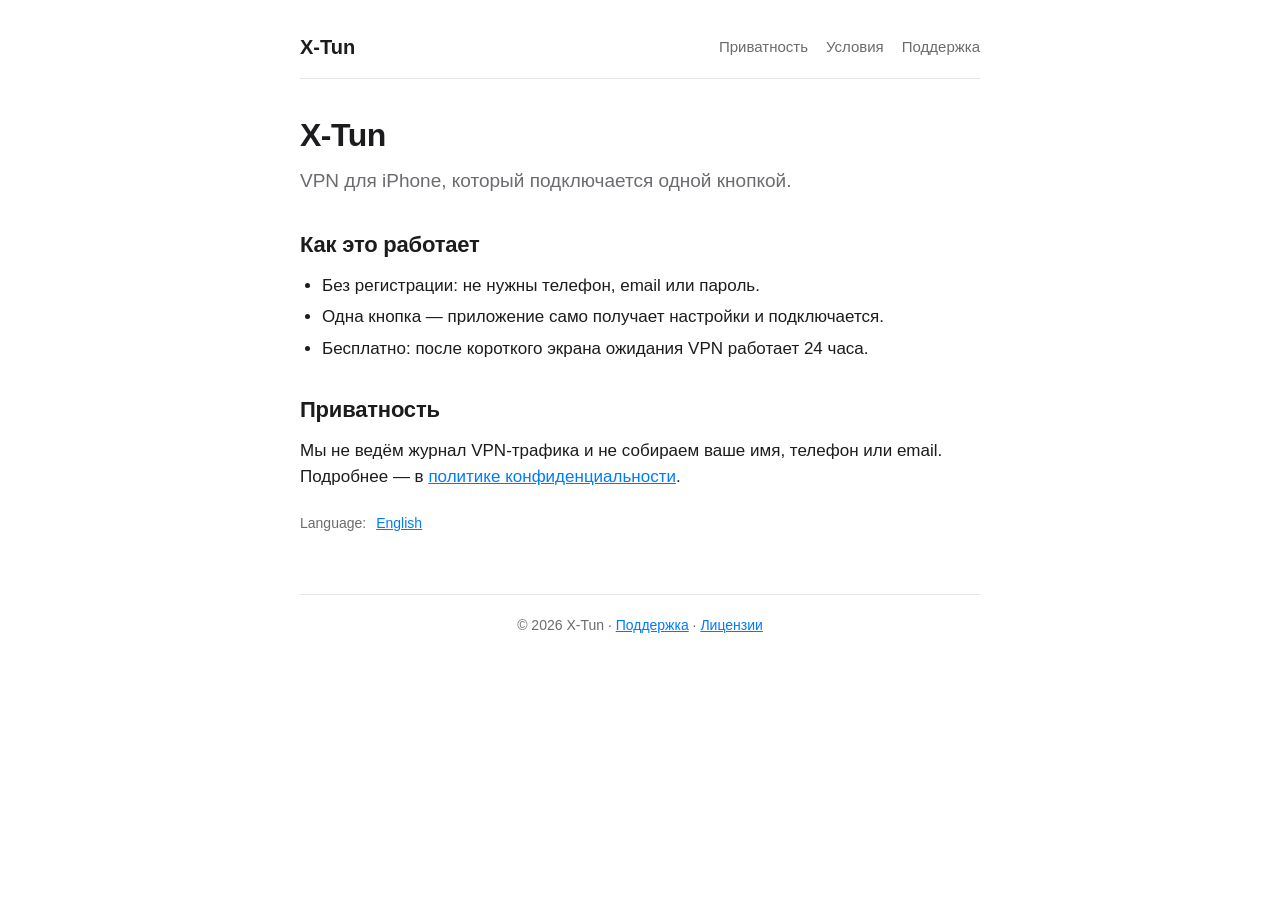
<file: index.html>
<!DOCTYPE html>
<html lang="ru">
<head>
<meta charset="UTF-8">
<meta name="viewport" content="width=device-width, initial-scale=1">
<title>X-Tun — VPN в одну кнопку</title>
<meta name="description" content="X-Tun — VPN для iPhone, который подключается одной кнопкой.">
<link rel="stylesheet" href="style.css">
</head>
<body>
<div class="wrap">
    <header>
        <div class="brand">X-Tun</div>
        <nav>
            <a href="privacy.html">Приватность</a>
            <a href="terms.html">Условия</a>
            <a href="support.html">Поддержка</a>
        </nav>
    </header>

    <h1>X-Tun</h1>
    <p class="lead">VPN для iPhone, который подключается одной кнопкой.</p>

    <h2>Как это работает</h2>
    <ul>
        <li>Без регистрации: не нужны телефон, email или пароль.</li>
        <li>Одна кнопка — приложение само получает настройки и подключается.</li>
        <li>Бесплатно: после короткого экрана ожидания VPN работает 24 часа.</li>
    </ul>

    <h2>Приватность</h2>
    <p>Мы не ведём журнал VPN-трафика и не собираем ваше имя, телефон или email. Подробнее — в <a href="privacy.html">политике конфиденциальности</a>.</p>

    <p class="lang-switch">Language:<a href="index_en.html">English</a></p>

    <footer>© 2026 X-Tun · <a href="support.html">Поддержка</a> · <a href="licenses.html">Лицензии</a></footer>
</div>
</body>
</html>
</file>
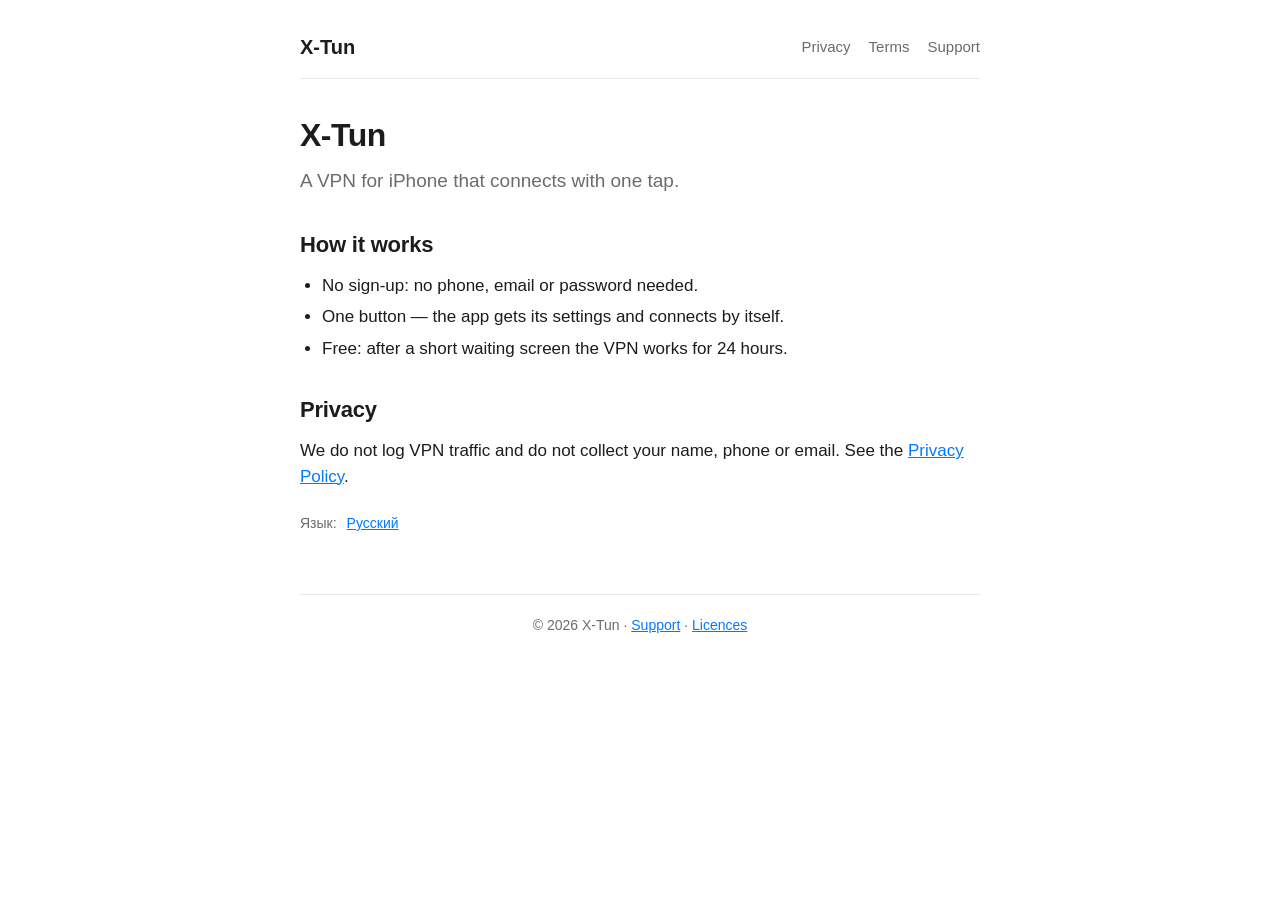
<file: index_en.html>
<!DOCTYPE html>
<html lang="en">
<head>
<meta charset="UTF-8">
<meta name="viewport" content="width=device-width, initial-scale=1">
<title>X-Tun — one-tap VPN</title>
<meta name="description" content="X-Tun — a VPN for iPhone that connects with one tap.">
<link rel="stylesheet" href="style.css">
</head>
<body>
<div class="wrap">
    <header>
        <div class="brand">X-Tun</div>
        <nav>
            <a href="privacy_en.html">Privacy</a>
            <a href="terms_en.html">Terms</a>
            <a href="support_en.html">Support</a>
        </nav>
    </header>

    <h1>X-Tun</h1>
    <p class="lead">A VPN for iPhone that connects with one tap.</p>

    <h2>How it works</h2>
    <ul>
        <li>No sign-up: no phone, email or password needed.</li>
        <li>One button — the app gets its settings and connects by itself.</li>
        <li>Free: after a short waiting screen the VPN works for 24 hours.</li>
    </ul>

    <h2>Privacy</h2>
    <p>We do not log VPN traffic and do not collect your name, phone or email. See the <a href="privacy_en.html">Privacy Policy</a>.</p>

    <p class="lang-switch">Язык:<a href="index.html">Русский</a></p>

    <footer>© 2026 X-Tun · <a href="support_en.html">Support</a> · <a href="licenses.html">Licences</a></footer>
</div>
</body>
</html>
</file>
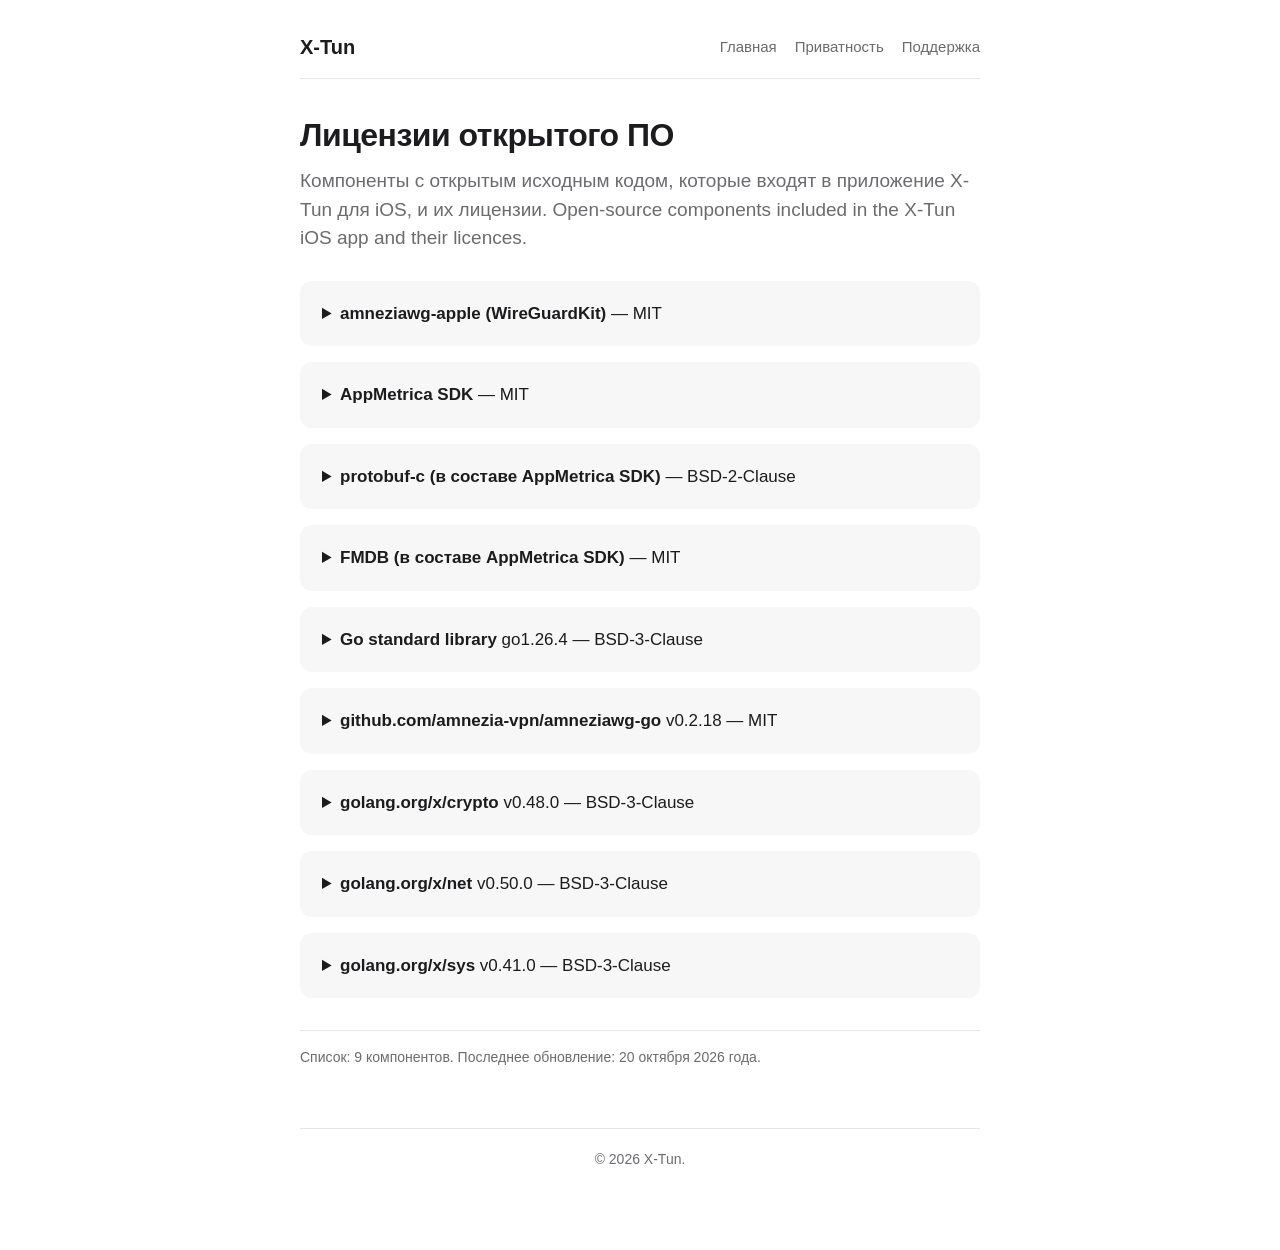
<file: licenses.html>
<!DOCTYPE html>
<html lang="ru">
<head>
<meta charset="UTF-8">
<meta name="viewport" content="width=device-width, initial-scale=1">
<title>Лицензии открытого ПО — X-Tun</title>
<link rel="stylesheet" href="style.css">
<style>details summary { cursor: pointer; } pre { white-space: pre-wrap; font-size: 12px; color: var(--muted); }</style>
</head>
<body>
<div class="wrap">
    <header>
        <div class="brand">X-Tun</div>
        <nav>
            <a href="index.html">Главная</a>
            <a href="privacy.html">Приватность</a>
            <a href="support.html">Поддержка</a>
        </nav>
    </header>

    <h1>Лицензии открытого ПО</h1>
    <p class="lead">Компоненты с открытым исходным кодом, которые входят в приложение X-Tun для iOS, и их лицензии. Open-source components included in the X-Tun iOS app and their licences.</p>

    <details class="card">
        <summary><strong>amneziawg-apple (WireGuardKit)</strong> — MIT</summary>
        <p>Copyright © 2018-2023 WireGuard LLC. All Rights Reserved.</p>
        <p><a href="https://github.com/amnezia-vpn/amneziawg-apple">https://github.com/amnezia-vpn/amneziawg-apple</a></p>
        
        <pre>Copyright © 2018-2023 WireGuard LLC. All Rights Reserved.

Permission is hereby granted, free of charge, to any person obtaining a copy of
this software and associated documentation files (the &quot;Software&quot;), to deal in
the Software without restriction, including without limitation the rights to
use, copy, modify, merge, publish, distribute, sublicense, and/or sell copies
of the Software, and to permit persons to whom the Software is furnished to do
so, subject to the following conditions:

The above copyright notice and this permission notice shall be included in all
copies or substantial portions of the Software.

THE SOFTWARE IS PROVIDED &quot;AS IS&quot;, WITHOUT WARRANTY OF ANY KIND, EXPRESS OR
IMPLIED, INCLUDING BUT NOT LIMITED TO THE WARRANTIES OF MERCHANTABILITY,
FITNESS FOR A PARTICULAR PURPOSE AND NONINFRINGEMENT. IN NO EVENT SHALL THE
AUTHORS OR COPYRIGHT HOLDERS BE LIABLE FOR ANY CLAIM, DAMAGES OR OTHER
LIABILITY, WHETHER IN AN ACTION OF CONTRACT, TORT OR OTHERWISE, ARISING FROM,
OUT OF OR IN CONNECTION WITH THE SOFTWARE OR THE USE OR OTHER DEALINGS IN THE
SOFTWARE.</pre>
    </details>
    <details class="card">
        <summary><strong>AppMetrica SDK</strong> — MIT</summary>
        <p>Copyright (c) 2023 YANDEX LLC</p>
        <p><a href="https://github.com/appmetrica/appmetrica-sdk-ios">https://github.com/appmetrica/appmetrica-sdk-ios</a></p>
        
        <pre>The MIT License (MIT)

Copyright (c) 2023 YANDEX LLC

Permission is hereby granted, free of charge, to any person obtaining a copy
of this software and associated documentation files (the &quot;Software&quot;), to deal
in the Software without restriction, including without limitation the rights
to use, copy, modify, merge, publish, distribute, sublicense, and/or sell
copies of the Software, and to permit persons to whom the Software is
furnished to do so, subject to the following conditions:

The above copyright notice and this permission notice shall be included in
all copies or substantial portions of the Software.

THE SOFTWARE IS PROVIDED &quot;AS IS&quot;, WITHOUT WARRANTY OF ANY KIND, EXPRESS OR
IMPLIED, INCLUDING BUT NOT LIMITED TO THE WARRANTIES OF MERCHANTABILITY,
FITNESS FOR A PARTICULAR PURPOSE AND NONINFRINGEMENT. IN NO EVENT SHALL THE
AUTHORS OR COPYRIGHT HOLDERS BE LIABLE FOR ANY CLAIM, DAMAGES OR OTHER
LIABILITY, WHETHER IN AN ACTION OF CONTRACT, TORT OR OTHERWISE, ARISING FROM,
OUT OF OR IN CONNECTION WITH THE SOFTWARE OR THE USE OR OTHER DEALINGS IN
THE SOFTWARE.</pre>
    </details>
    <details class="card">
        <summary><strong>protobuf-c (в составе AppMetrica SDK)</strong> — BSD-2-Clause</summary>
        <p>Copyright (c) 2008-2022, Dave Benson and the protobuf-c authors.</p>
        <p><a href="https://github.com/protobuf-c/protobuf-c">https://github.com/protobuf-c/protobuf-c</a></p>
        
        <pre>Copyright (c) 2008-2022, Dave Benson and the protobuf-c authors.
All rights reserved.

Redistribution and use in source and binary forms, with or without
modification, are permitted provided that the following conditions are
met:

    * Redistributions of source code must retain the above copyright
notice, this list of conditions and the following disclaimer.

    * Redistributions in binary form must reproduce the above
copyright notice, this list of conditions and the following disclaimer
in the documentation and/or other materials provided with the
distribution.

THIS SOFTWARE IS PROVIDED BY THE COPYRIGHT HOLDERS AND CONTRIBUTORS
&quot;AS IS&quot; AND ANY EXPRESS OR IMPLIED WARRANTIES, INCLUDING, BUT NOT
LIMITED TO, THE IMPLIED WARRANTIES OF MERCHANTABILITY AND FITNESS FOR
A PARTICULAR PURPOSE ARE DISCLAIMED. IN NO EVENT SHALL THE COPYRIGHT
OWNER OR CONTRIBUTORS BE LIABLE FOR ANY DIRECT, INDIRECT, INCIDENTAL,
SPECIAL, EXEMPLARY, OR CONSEQUENTIAL DAMAGES (INCLUDING, BUT NOT
LIMITED TO, PROCUREMENT OF SUBSTITUTE GOODS OR SERVICES; LOSS OF USE,
DATA, OR PROFITS; OR BUSINESS INTERRUPTION) HOWEVER CAUSED AND ON ANY
THEORY OF LIABILITY, WHETHER IN CONTRACT, STRICT LIABILITY, OR TORT
(INCLUDING NEGLIGENCE OR OTHERWISE) ARISING IN ANY WAY OUT OF THE USE
OF THIS SOFTWARE, EVEN IF ADVISED OF THE POSSIBILITY OF SUCH DAMAGE.

The code generated by the protoc-gen-c code generator and by the
protoc-c compiler is owned by the owner of the input files used when
generating it. This code is not standalone and requires a support
library to be linked with it. This support library is covered by the
above license.</pre>
    </details>
    <details class="card">
        <summary><strong>FMDB (в составе AppMetrica SDK)</strong> — MIT</summary>
        <p>Copyright (c) 2008-2014 Flying Meat Inc.</p>
        <p><a href="https://github.com/ccgus/fmdb">https://github.com/ccgus/fmdb</a></p>
        
        <pre>If you are using FMDB in your project, I&#x27;d love to hear about it.  Let Gus know
by sending an email to gus@flyingmeat.com.

And if you happen to come across either Gus Mueller or Rob Ryan in a bar, you
might consider purchasing a drink of their choosing if FMDB has been useful to
you.

Finally, and shortly, this is the MIT License.

Copyright (c) 2008-2014 Flying Meat Inc.

Permission is hereby granted, free of charge, to any person obtaining a copy
of this software and associated documentation files (the &quot;Software&quot;), to deal
in the Software without restriction, including without limitation the rights
to use, copy, modify, merge, publish, distribute, sublicense, and/or sell
copies of the Software, and to permit persons to whom the Software is
furnished to do so, subject to the following conditions:

The above copyright notice and this permission notice shall be included in
all copies or substantial portions of the Software.

THE SOFTWARE IS PROVIDED &quot;AS IS&quot;, WITHOUT WARRANTY OF ANY KIND, EXPRESS OR
IMPLIED, INCLUDING BUT NOT LIMITED TO THE WARRANTIES OF MERCHANTABILITY,
FITNESS FOR A PARTICULAR PURPOSE AND NONINFRINGEMENT. IN NO EVENT SHALL THE
AUTHORS OR COPYRIGHT HOLDERS BE LIABLE FOR ANY CLAIM, DAMAGES OR OTHER
LIABILITY, WHETHER IN AN ACTION OF CONTRACT, TORT OR OTHERWISE, ARISING FROM,
OUT OF OR IN CONNECTION WITH THE SOFTWARE OR THE USE OR OTHER DEALINGS IN
THE SOFTWARE.</pre>
    </details>
    <details class="card">
        <summary><strong>Go standard library</strong> go1.26.4 — BSD-3-Clause</summary>
        <p>Copyright 2009 The Go Authors.</p>
        <p><a href="https://go.dev">https://go.dev</a></p>
        
        <pre>Copyright 2009 The Go Authors.

Redistribution and use in source and binary forms, with or without
modification, are permitted provided that the following conditions are
met:

   * Redistributions of source code must retain the above copyright
notice, this list of conditions and the following disclaimer.
   * Redistributions in binary form must reproduce the above
copyright notice, this list of conditions and the following disclaimer
in the documentation and/or other materials provided with the
distribution.
   * Neither the name of Google LLC nor the names of its
contributors may be used to endorse or promote products derived from
this software without specific prior written permission.

THIS SOFTWARE IS PROVIDED BY THE COPYRIGHT HOLDERS AND CONTRIBUTORS
&quot;AS IS&quot; AND ANY EXPRESS OR IMPLIED WARRANTIES, INCLUDING, BUT NOT
LIMITED TO, THE IMPLIED WARRANTIES OF MERCHANTABILITY AND FITNESS FOR
A PARTICULAR PURPOSE ARE DISCLAIMED. IN NO EVENT SHALL THE COPYRIGHT
OWNER OR CONTRIBUTORS BE LIABLE FOR ANY DIRECT, INDIRECT, INCIDENTAL,
SPECIAL, EXEMPLARY, OR CONSEQUENTIAL DAMAGES (INCLUDING, BUT NOT
LIMITED TO, PROCUREMENT OF SUBSTITUTE GOODS OR SERVICES; LOSS OF USE,
DATA, OR PROFITS; OR BUSINESS INTERRUPTION) HOWEVER CAUSED AND ON ANY
THEORY OF LIABILITY, WHETHER IN CONTRACT, STRICT LIABILITY, OR TORT
(INCLUDING NEGLIGENCE OR OTHERWISE) ARISING IN ANY WAY OUT OF THE USE
OF THIS SOFTWARE, EVEN IF ADVISED OF THE POSSIBILITY OF SUCH DAMAGE.</pre>
    </details>
    <details class="card">
        <summary><strong>github.com/amnezia-vpn/amneziawg-go</strong> v0.2.18 — MIT</summary>
        <p>Copyright (C) 2017-2025 WireGuard LLC. All Rights Reserved.</p>
        <p><a href="https://github.com/amnezia-vpn/amneziawg-go">https://github.com/amnezia-vpn/amneziawg-go</a></p>
        
        <pre>Copyright (C) 2017-2025 WireGuard LLC. All Rights Reserved.

Permission is hereby granted, free of charge, to any person obtaining a copy of
this software and associated documentation files (the &quot;Software&quot;), to deal in
the Software without restriction, including without limitation the rights to
use, copy, modify, merge, publish, distribute, sublicense, and/or sell copies
of the Software, and to permit persons to whom the Software is furnished to do
so, subject to the following conditions:

The above copyright notice and this permission notice shall be included in all
copies or substantial portions of the Software.

THE SOFTWARE IS PROVIDED &quot;AS IS&quot;, WITHOUT WARRANTY OF ANY KIND, EXPRESS OR
IMPLIED, INCLUDING BUT NOT LIMITED TO THE WARRANTIES OF MERCHANTABILITY,
FITNESS FOR A PARTICULAR PURPOSE AND NONINFRINGEMENT. IN NO EVENT SHALL THE
AUTHORS OR COPYRIGHT HOLDERS BE LIABLE FOR ANY CLAIM, DAMAGES OR OTHER
LIABILITY, WHETHER IN AN ACTION OF CONTRACT, TORT OR OTHERWISE, ARISING FROM,
OUT OF OR IN CONNECTION WITH THE SOFTWARE OR THE USE OR OTHER DEALINGS IN THE
SOFTWARE.</pre>
    </details>
    <details class="card">
        <summary><strong>golang.org/x/crypto</strong> v0.48.0 — BSD-3-Clause</summary>
        <p>Copyright 2009 The Go Authors.</p>
        <p><a href="https://pkg.go.dev/golang.org/x/crypto">https://pkg.go.dev/golang.org/x/crypto</a></p>
        
        <pre>Copyright 2009 The Go Authors.

Redistribution and use in source and binary forms, with or without
modification, are permitted provided that the following conditions are
met:

   * Redistributions of source code must retain the above copyright
notice, this list of conditions and the following disclaimer.
   * Redistributions in binary form must reproduce the above
copyright notice, this list of conditions and the following disclaimer
in the documentation and/or other materials provided with the
distribution.
   * Neither the name of Google LLC nor the names of its
contributors may be used to endorse or promote products derived from
this software without specific prior written permission.

THIS SOFTWARE IS PROVIDED BY THE COPYRIGHT HOLDERS AND CONTRIBUTORS
&quot;AS IS&quot; AND ANY EXPRESS OR IMPLIED WARRANTIES, INCLUDING, BUT NOT
LIMITED TO, THE IMPLIED WARRANTIES OF MERCHANTABILITY AND FITNESS FOR
A PARTICULAR PURPOSE ARE DISCLAIMED. IN NO EVENT SHALL THE COPYRIGHT
OWNER OR CONTRIBUTORS BE LIABLE FOR ANY DIRECT, INDIRECT, INCIDENTAL,
SPECIAL, EXEMPLARY, OR CONSEQUENTIAL DAMAGES (INCLUDING, BUT NOT
LIMITED TO, PROCUREMENT OF SUBSTITUTE GOODS OR SERVICES; LOSS OF USE,
DATA, OR PROFITS; OR BUSINESS INTERRUPTION) HOWEVER CAUSED AND ON ANY
THEORY OF LIABILITY, WHETHER IN CONTRACT, STRICT LIABILITY, OR TORT
(INCLUDING NEGLIGENCE OR OTHERWISE) ARISING IN ANY WAY OUT OF THE USE
OF THIS SOFTWARE, EVEN IF ADVISED OF THE POSSIBILITY OF SUCH DAMAGE.</pre>
    </details>
    <details class="card">
        <summary><strong>golang.org/x/net</strong> v0.50.0 — BSD-3-Clause</summary>
        <p>Copyright 2009 The Go Authors.</p>
        <p><a href="https://pkg.go.dev/golang.org/x/net">https://pkg.go.dev/golang.org/x/net</a></p>
        
        <pre>Copyright 2009 The Go Authors.

Redistribution and use in source and binary forms, with or without
modification, are permitted provided that the following conditions are
met:

   * Redistributions of source code must retain the above copyright
notice, this list of conditions and the following disclaimer.
   * Redistributions in binary form must reproduce the above
copyright notice, this list of conditions and the following disclaimer
in the documentation and/or other materials provided with the
distribution.
   * Neither the name of Google LLC nor the names of its
contributors may be used to endorse or promote products derived from
this software without specific prior written permission.

THIS SOFTWARE IS PROVIDED BY THE COPYRIGHT HOLDERS AND CONTRIBUTORS
&quot;AS IS&quot; AND ANY EXPRESS OR IMPLIED WARRANTIES, INCLUDING, BUT NOT
LIMITED TO, THE IMPLIED WARRANTIES OF MERCHANTABILITY AND FITNESS FOR
A PARTICULAR PURPOSE ARE DISCLAIMED. IN NO EVENT SHALL THE COPYRIGHT
OWNER OR CONTRIBUTORS BE LIABLE FOR ANY DIRECT, INDIRECT, INCIDENTAL,
SPECIAL, EXEMPLARY, OR CONSEQUENTIAL DAMAGES (INCLUDING, BUT NOT
LIMITED TO, PROCUREMENT OF SUBSTITUTE GOODS OR SERVICES; LOSS OF USE,
DATA, OR PROFITS; OR BUSINESS INTERRUPTION) HOWEVER CAUSED AND ON ANY
THEORY OF LIABILITY, WHETHER IN CONTRACT, STRICT LIABILITY, OR TORT
(INCLUDING NEGLIGENCE OR OTHERWISE) ARISING IN ANY WAY OUT OF THE USE
OF THIS SOFTWARE, EVEN IF ADVISED OF THE POSSIBILITY OF SUCH DAMAGE.</pre>
    </details>
    <details class="card">
        <summary><strong>golang.org/x/sys</strong> v0.41.0 — BSD-3-Clause</summary>
        <p>Copyright 2009 The Go Authors.</p>
        <p><a href="https://pkg.go.dev/golang.org/x/sys">https://pkg.go.dev/golang.org/x/sys</a></p>
        
        <pre>Copyright 2009 The Go Authors.

Redistribution and use in source and binary forms, with or without
modification, are permitted provided that the following conditions are
met:

   * Redistributions of source code must retain the above copyright
notice, this list of conditions and the following disclaimer.
   * Redistributions in binary form must reproduce the above
copyright notice, this list of conditions and the following disclaimer
in the documentation and/or other materials provided with the
distribution.
   * Neither the name of Google LLC nor the names of its
contributors may be used to endorse or promote products derived from
this software without specific prior written permission.

THIS SOFTWARE IS PROVIDED BY THE COPYRIGHT HOLDERS AND CONTRIBUTORS
&quot;AS IS&quot; AND ANY EXPRESS OR IMPLIED WARRANTIES, INCLUDING, BUT NOT
LIMITED TO, THE IMPLIED WARRANTIES OF MERCHANTABILITY AND FITNESS FOR
A PARTICULAR PURPOSE ARE DISCLAIMED. IN NO EVENT SHALL THE COPYRIGHT
OWNER OR CONTRIBUTORS BE LIABLE FOR ANY DIRECT, INDIRECT, INCIDENTAL,
SPECIAL, EXEMPLARY, OR CONSEQUENTIAL DAMAGES (INCLUDING, BUT NOT
LIMITED TO, PROCUREMENT OF SUBSTITUTE GOODS OR SERVICES; LOSS OF USE,
DATA, OR PROFITS; OR BUSINESS INTERRUPTION) HOWEVER CAUSED AND ON ANY
THEORY OF LIABILITY, WHETHER IN CONTRACT, STRICT LIABILITY, OR TORT
(INCLUDING NEGLIGENCE OR OTHERWISE) ARISING IN ANY WAY OUT OF THE USE
OF THIS SOFTWARE, EVEN IF ADVISED OF THE POSSIBILITY OF SUCH DAMAGE.</pre>
    </details>

    <p class="meta">Список: 9 компонентов. Последнее обновление: 20 октября 2026 года.</p>

    <footer>© 2026 X-Tun.</footer>
</div>
</body>
</html>
</file>
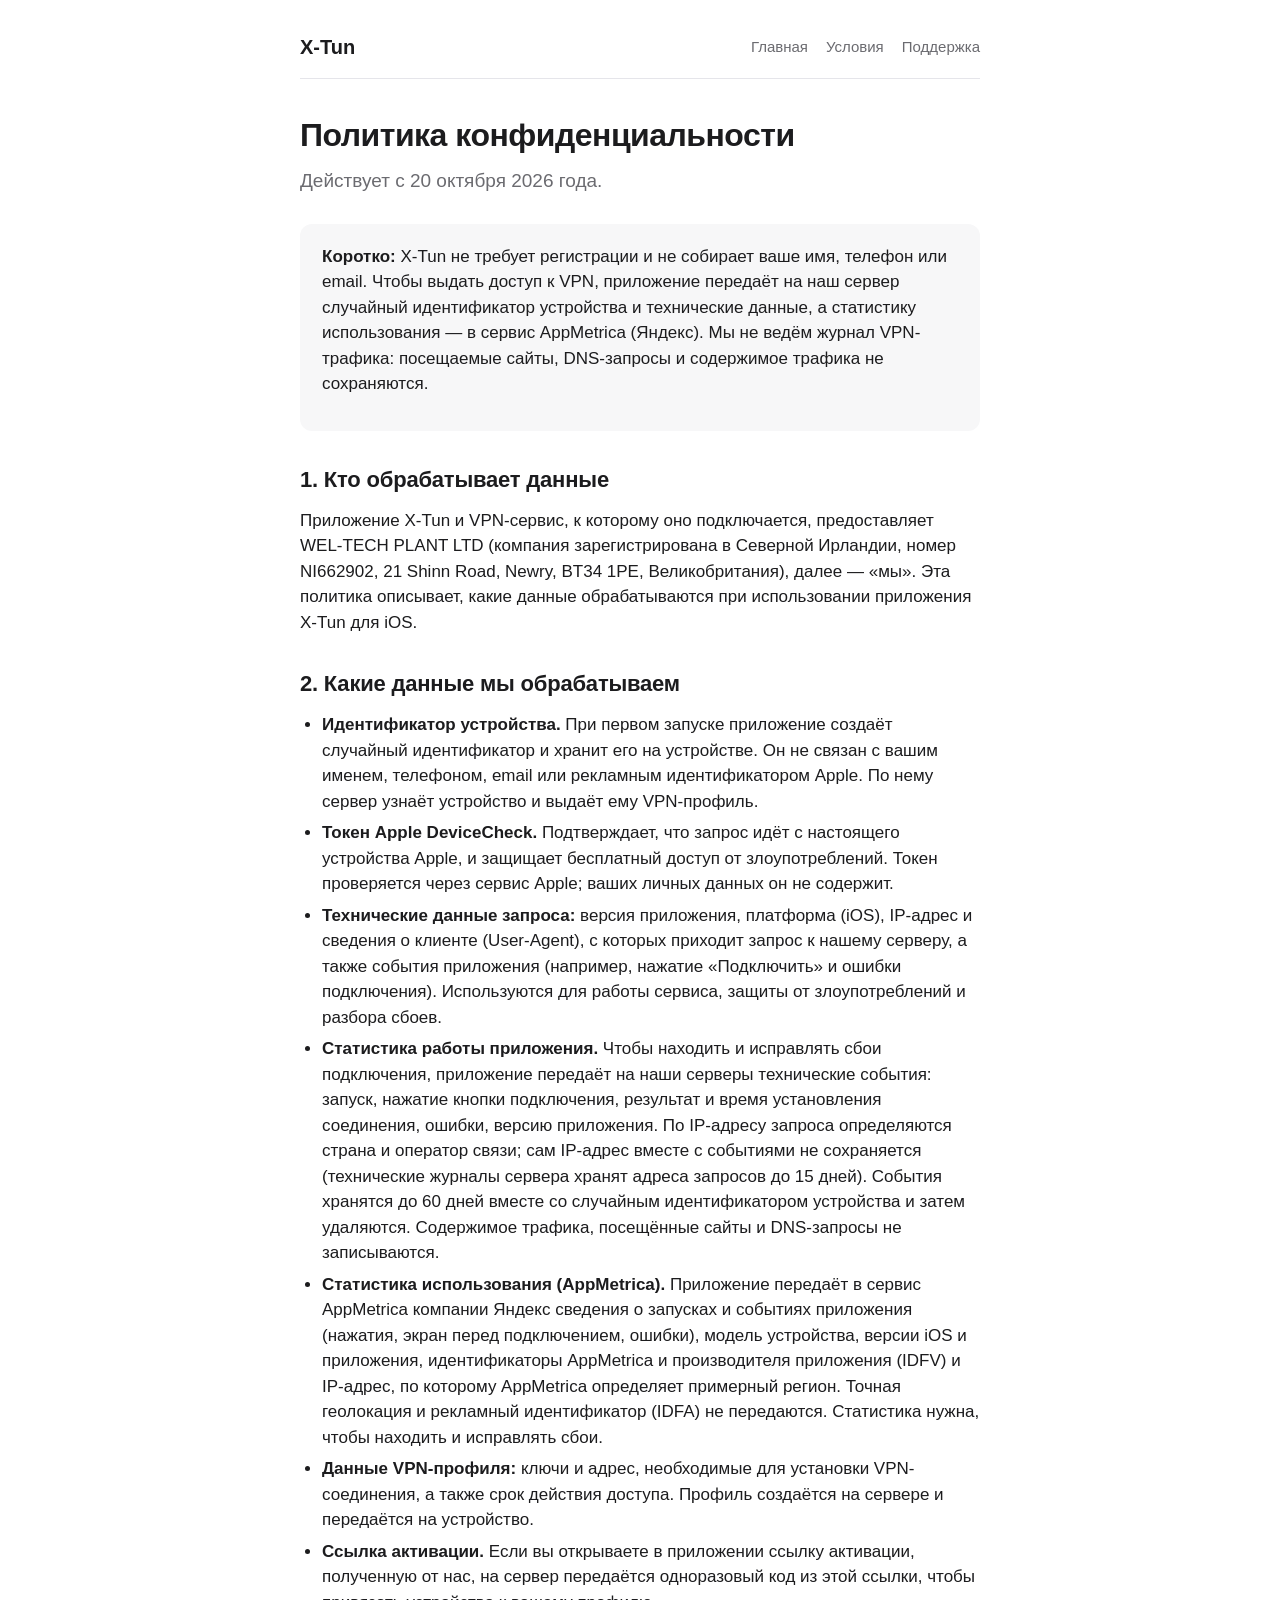
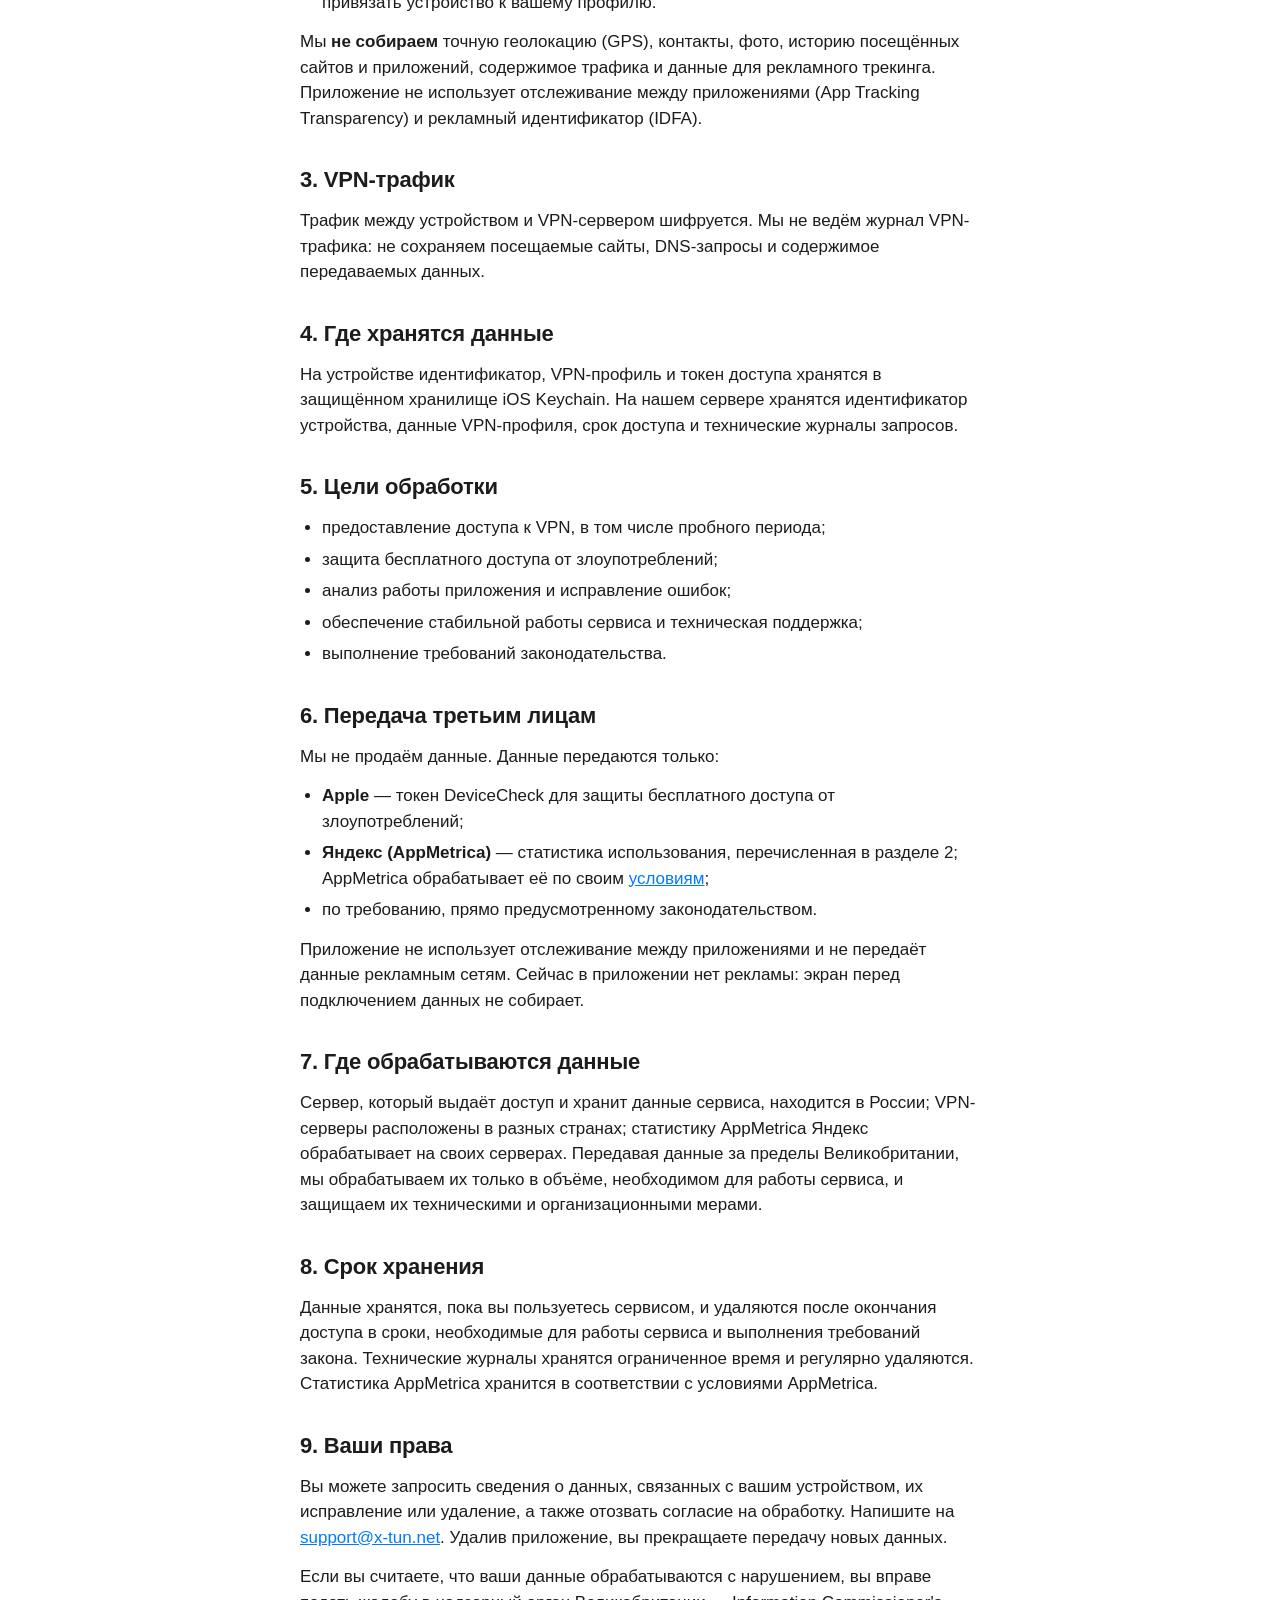
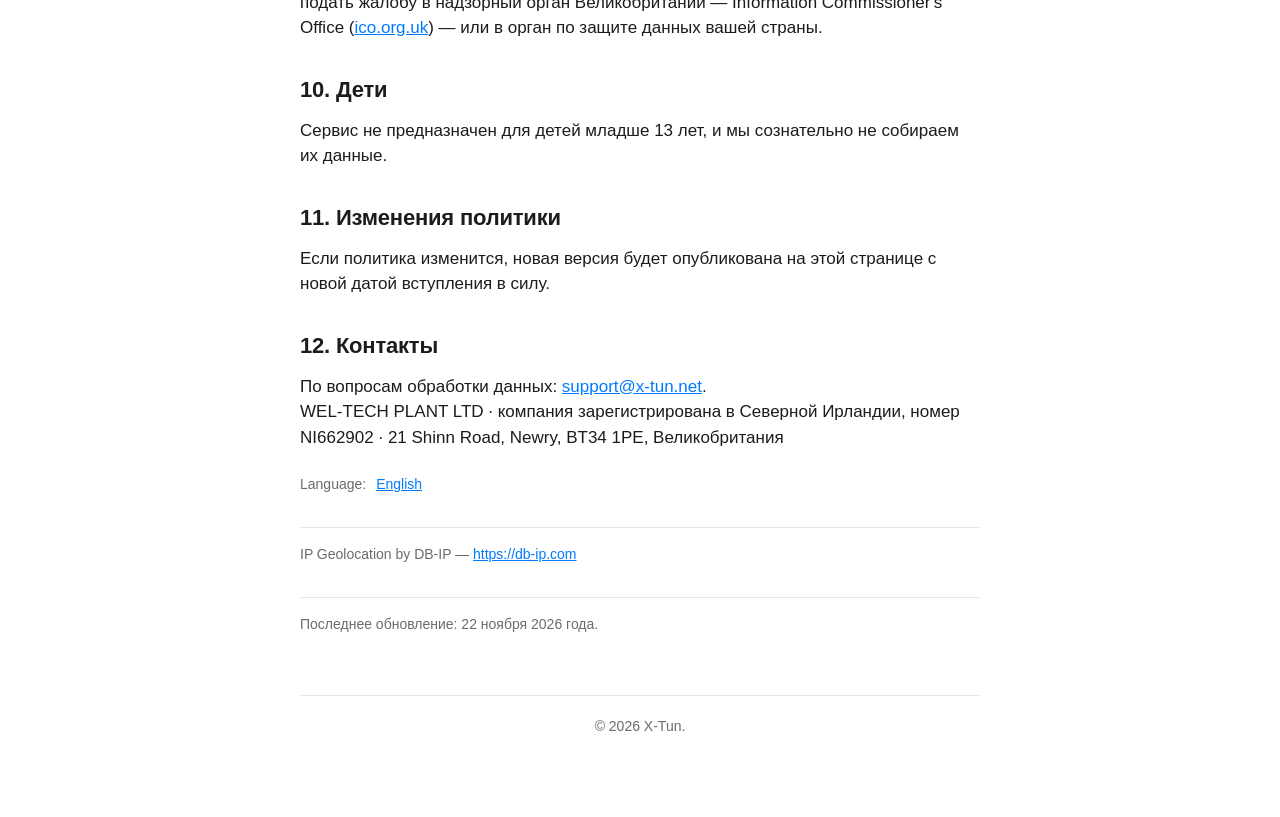
<file: privacy.html>
<!DOCTYPE html>
<html lang="ru">
<head>
<meta charset="UTF-8">
<meta name="viewport" content="width=device-width, initial-scale=1">
<title>Политика конфиденциальности — X-Tun</title>
<link rel="stylesheet" href="style.css">
</head>
<body>
<div class="wrap">
    <header>
        <div class="brand">X-Tun</div>
        <nav>
            <a href="index.html">Главная</a>
            <a href="terms.html">Условия</a>
            <a href="support.html">Поддержка</a>
        </nav>
    </header>

    <h1>Политика конфиденциальности</h1>
    <p class="lead">Действует с 20 октября 2026 года.</p>

    <div class="card">
        <p><strong>Коротко:</strong> X-Tun не требует регистрации и не собирает ваше имя, телефон или email. Чтобы выдать доступ к VPN, приложение передаёт на наш сервер случайный идентификатор устройства и технические данные, а статистику использования — в сервис AppMetrica (Яндекс). Мы не ведём журнал VPN-трафика: посещаемые сайты, DNS-запросы и содержимое трафика не сохраняются.</p>
    </div>

    <h2>1. Кто обрабатывает данные</h2>
    <p>Приложение X-Tun и VPN-сервис, к которому оно подключается, предоставляет WEL-TECH PLANT LTD (компания зарегистрирована в Северной Ирландии, номер NI662902, 21 Shinn Road, Newry, BT34 1PE, Великобритания), далее — «мы». Эта политика описывает, какие данные обрабатываются при использовании приложения X-Tun для iOS.</p>

    <h2>2. Какие данные мы обрабатываем</h2>
    <ul>
        <li><strong>Идентификатор устройства.</strong> При первом запуске приложение создаёт случайный идентификатор и хранит его на устройстве. Он не связан с вашим именем, телефоном, email или рекламным идентификатором Apple. По нему сервер узнаёт устройство и выдаёт ему VPN-профиль.</li>
        <li><strong>Токен Apple DeviceCheck.</strong> Подтверждает, что запрос идёт с настоящего устройства Apple, и защищает бесплатный доступ от злоупотреблений. Токен проверяется через сервис Apple; ваших личных данных он не содержит.</li>
        <li><strong>Технические данные запроса:</strong> версия приложения, платформа (iOS), IP-адрес и сведения о клиенте (User-Agent), с которых приходит запрос к нашему серверу, а также события приложения (например, нажатие «Подключить» и ошибки подключения). Используются для работы сервиса, защиты от злоупотреблений и разбора сбоев.</li>
        <li><strong>Статистика работы приложения.</strong> Чтобы находить и исправлять сбои подключения, приложение передаёт на наши серверы технические события: запуск, нажатие кнопки подключения, результат и время установления соединения, ошибки, версию приложения. По IP-адресу запроса определяются страна и оператор связи; сам IP-адрес вместе с событиями не сохраняется (технические журналы сервера хранят адреса запросов до 15 дней). События хранятся до 60 дней вместе со случайным идентификатором устройства и затем удаляются. Содержимое трафика, посещённые сайты и DNS-запросы не записываются.</li>
        <li><strong>Статистика использования (AppMetrica).</strong> Приложение передаёт в сервис AppMetrica компании Яндекс сведения о запусках и событиях приложения (нажатия, экран перед подключением, ошибки), модель устройства, версии iOS и приложения, идентификаторы AppMetrica и производителя приложения (IDFV) и IP-адрес, по которому AppMetrica определяет примерный регион. Точная геолокация и рекламный идентификатор (IDFA) не передаются. Статистика нужна, чтобы находить и исправлять сбои.</li>
        <li><strong>Данные VPN-профиля:</strong> ключи и адрес, необходимые для установки VPN-соединения, а также срок действия доступа. Профиль создаётся на сервере и передаётся на устройство.</li>
        <li><strong>Ссылка активации.</strong> Если вы открываете в приложении ссылку активации, полученную от нас, на сервер передаётся одноразовый код из этой ссылки, чтобы привязать устройство к вашему профилю.</li>
    </ul>
    <p>Мы <strong>не собираем</strong> точную геолокацию (GPS), контакты, фото, историю посещённых сайтов и приложений, содержимое трафика и данные для рекламного трекинга. Приложение не использует отслеживание между приложениями (App Tracking Transparency) и рекламный идентификатор (IDFA).</p>

    <h2>3. VPN-трафик</h2>
    <p>Трафик между устройством и VPN-сервером шифруется. Мы не ведём журнал VPN-трафика: не сохраняем посещаемые сайты, DNS-запросы и содержимое передаваемых данных.</p>

    <h2>4. Где хранятся данные</h2>
    <p>На устройстве идентификатор, VPN-профиль и токен доступа хранятся в защищённом хранилище iOS Keychain. На нашем сервере хранятся идентификатор устройства, данные VPN-профиля, срок доступа и технические журналы запросов.</p>

    <h2>5. Цели обработки</h2>
    <ul>
        <li>предоставление доступа к VPN, в том числе пробного периода;</li>
        <li>защита бесплатного доступа от злоупотреблений;</li>
        <li>анализ работы приложения и исправление ошибок;</li>
        <li>обеспечение стабильной работы сервиса и техническая поддержка;</li>
        <li>выполнение требований законодательства.</li>
    </ul>

    <h2>6. Передача третьим лицам</h2>
    <p>Мы не продаём данные. Данные передаются только:</p>
    <ul>
        <li><strong>Apple</strong> — токен DeviceCheck для защиты бесплатного доступа от злоупотреблений;</li>
        <li><strong>Яндекс (AppMetrica)</strong> — статистика использования, перечисленная в разделе 2; AppMetrica обрабатывает её по своим <a href="https://yandex.ru/legal/appmetrica_termsofuse/">условиям</a>;</li>
        <li>по требованию, прямо предусмотренному законодательством.</li>
    </ul>
    <p>Приложение не использует отслеживание между приложениями и не передаёт данные рекламным сетям. Сейчас в приложении нет рекламы: экран перед подключением данных не собирает.</p>

    <h2>7. Где обрабатываются данные</h2>
    <p>Сервер, который выдаёт доступ и хранит данные сервиса, находится в России; VPN-серверы расположены в разных странах; статистику AppMetrica Яндекс обрабатывает на своих серверах. Передавая данные за пределы Великобритании, мы обрабатываем их только в объёме, необходимом для работы сервиса, и защищаем их техническими и организационными мерами.</p>

    <h2>8. Срок хранения</h2>
    <p>Данные хранятся, пока вы пользуетесь сервисом, и удаляются после окончания доступа в сроки, необходимые для работы сервиса и выполнения требований закона. Технические журналы хранятся ограниченное время и регулярно удаляются. Статистика AppMetrica хранится в соответствии с условиями AppMetrica.</p>

    <h2>9. Ваши права</h2>
    <p>Вы можете запросить сведения о данных, связанных с вашим устройством, их исправление или удаление, а также отозвать согласие на обработку. Напишите на <a href="mailto:support@x-tun.net">support@x-tun.net</a>. Удалив приложение, вы прекращаете передачу новых данных.</p>
    <p>Если вы считаете, что ваши данные обрабатываются с нарушением, вы вправе подать жалобу в надзорный орган Великобритании — Information Commissioner's Office (<a href="https://ico.org.uk">ico.org.uk</a>) — или в орган по защите данных вашей страны.</p>

    <h2>10. Дети</h2>
    <p>Сервис не предназначен для детей младше 13 лет, и мы сознательно не собираем их данные.</p>

    <h2>11. Изменения политики</h2>
    <p>Если политика изменится, новая версия будет опубликована на этой странице с новой датой вступления в силу.</p>

    <h2>12. Контакты</h2>
    <p>По вопросам обработки данных: <a href="mailto:support@x-tun.net">support@x-tun.net</a>.<br>WEL-TECH PLANT LTD · компания зарегистрирована в Северной Ирландии, номер NI662902 · 21 Shinn Road, Newry, BT34 1PE, Великобритания</p>

    <p class="lang-switch">Language:<a href="privacy_en.html">English</a></p>

    <p class="meta">IP Geolocation by DB-IP — <a href="https://db-ip.com">https://db-ip.com</a></p>

    <p class="meta">Последнее обновление: 22 ноября 2026 года.</p>

    <footer>© 2026 X-Tun.</footer>
</div>
</body>
</html>
</file>
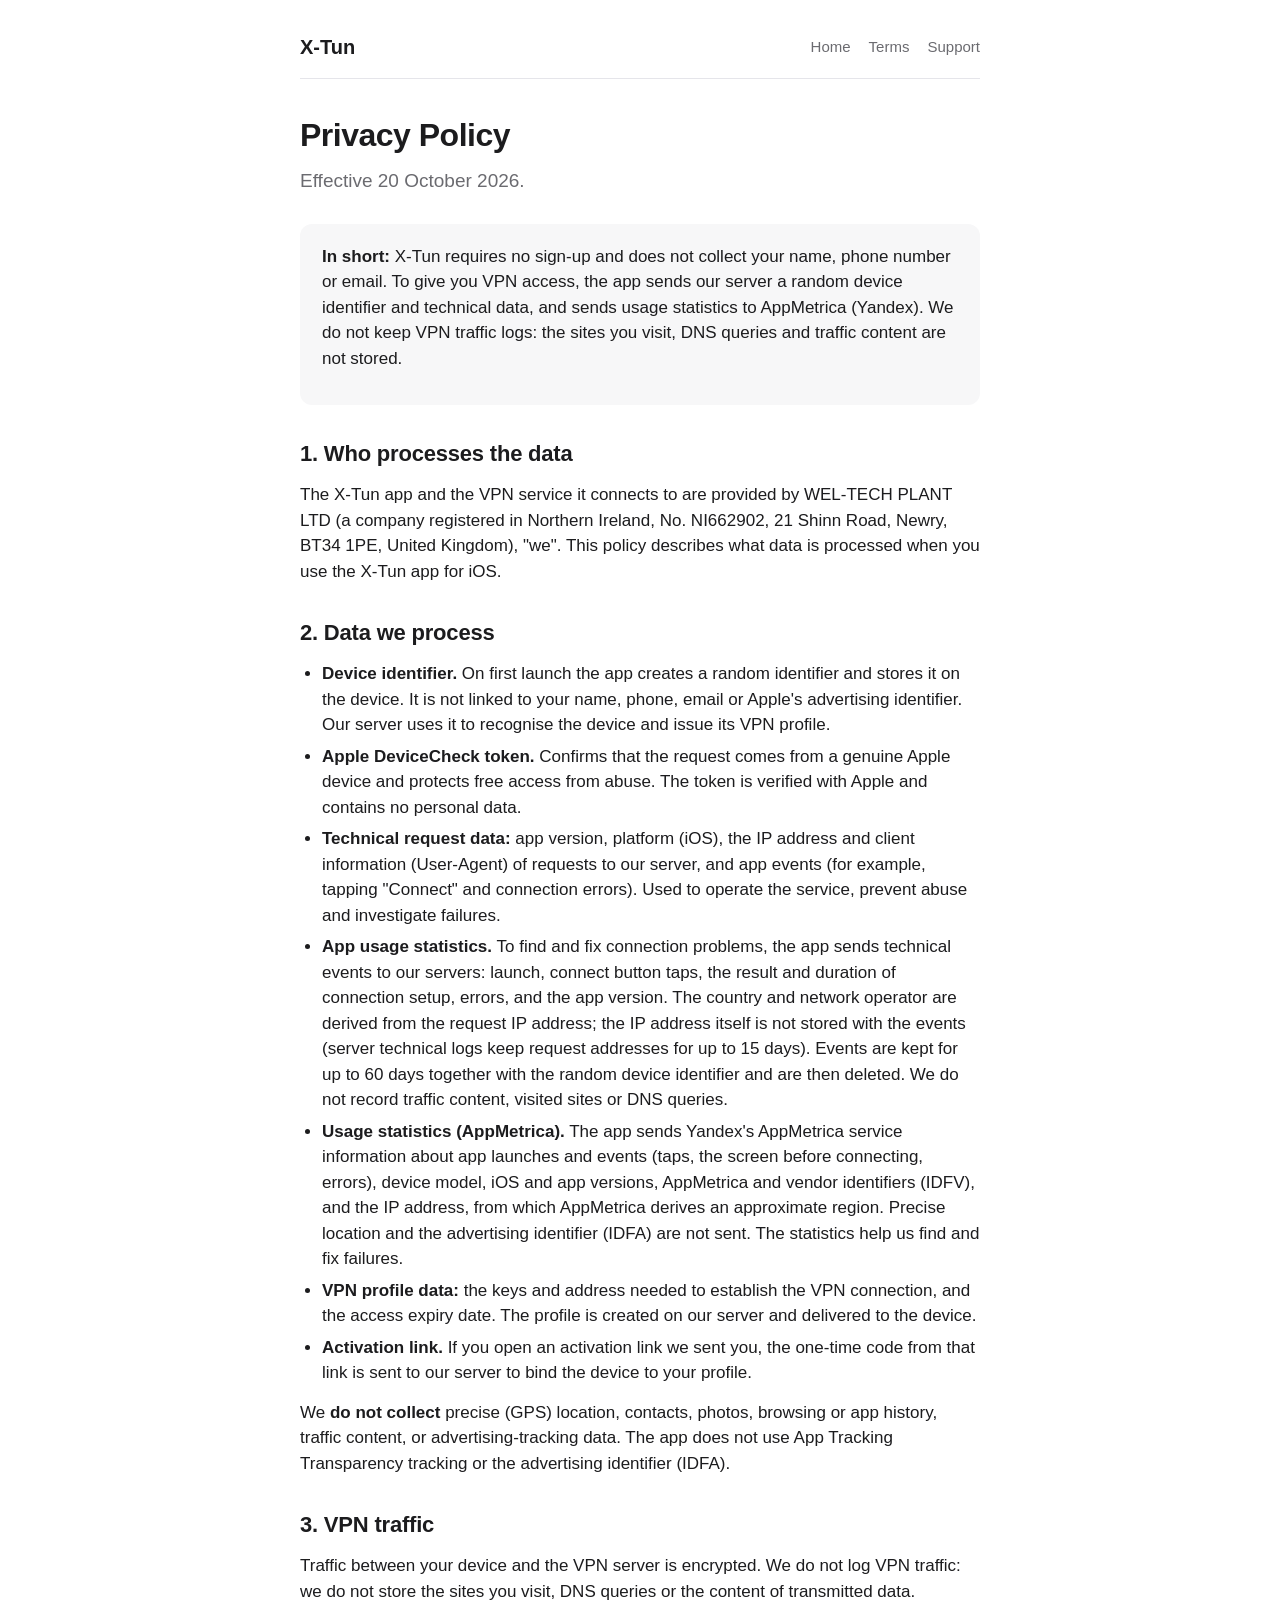
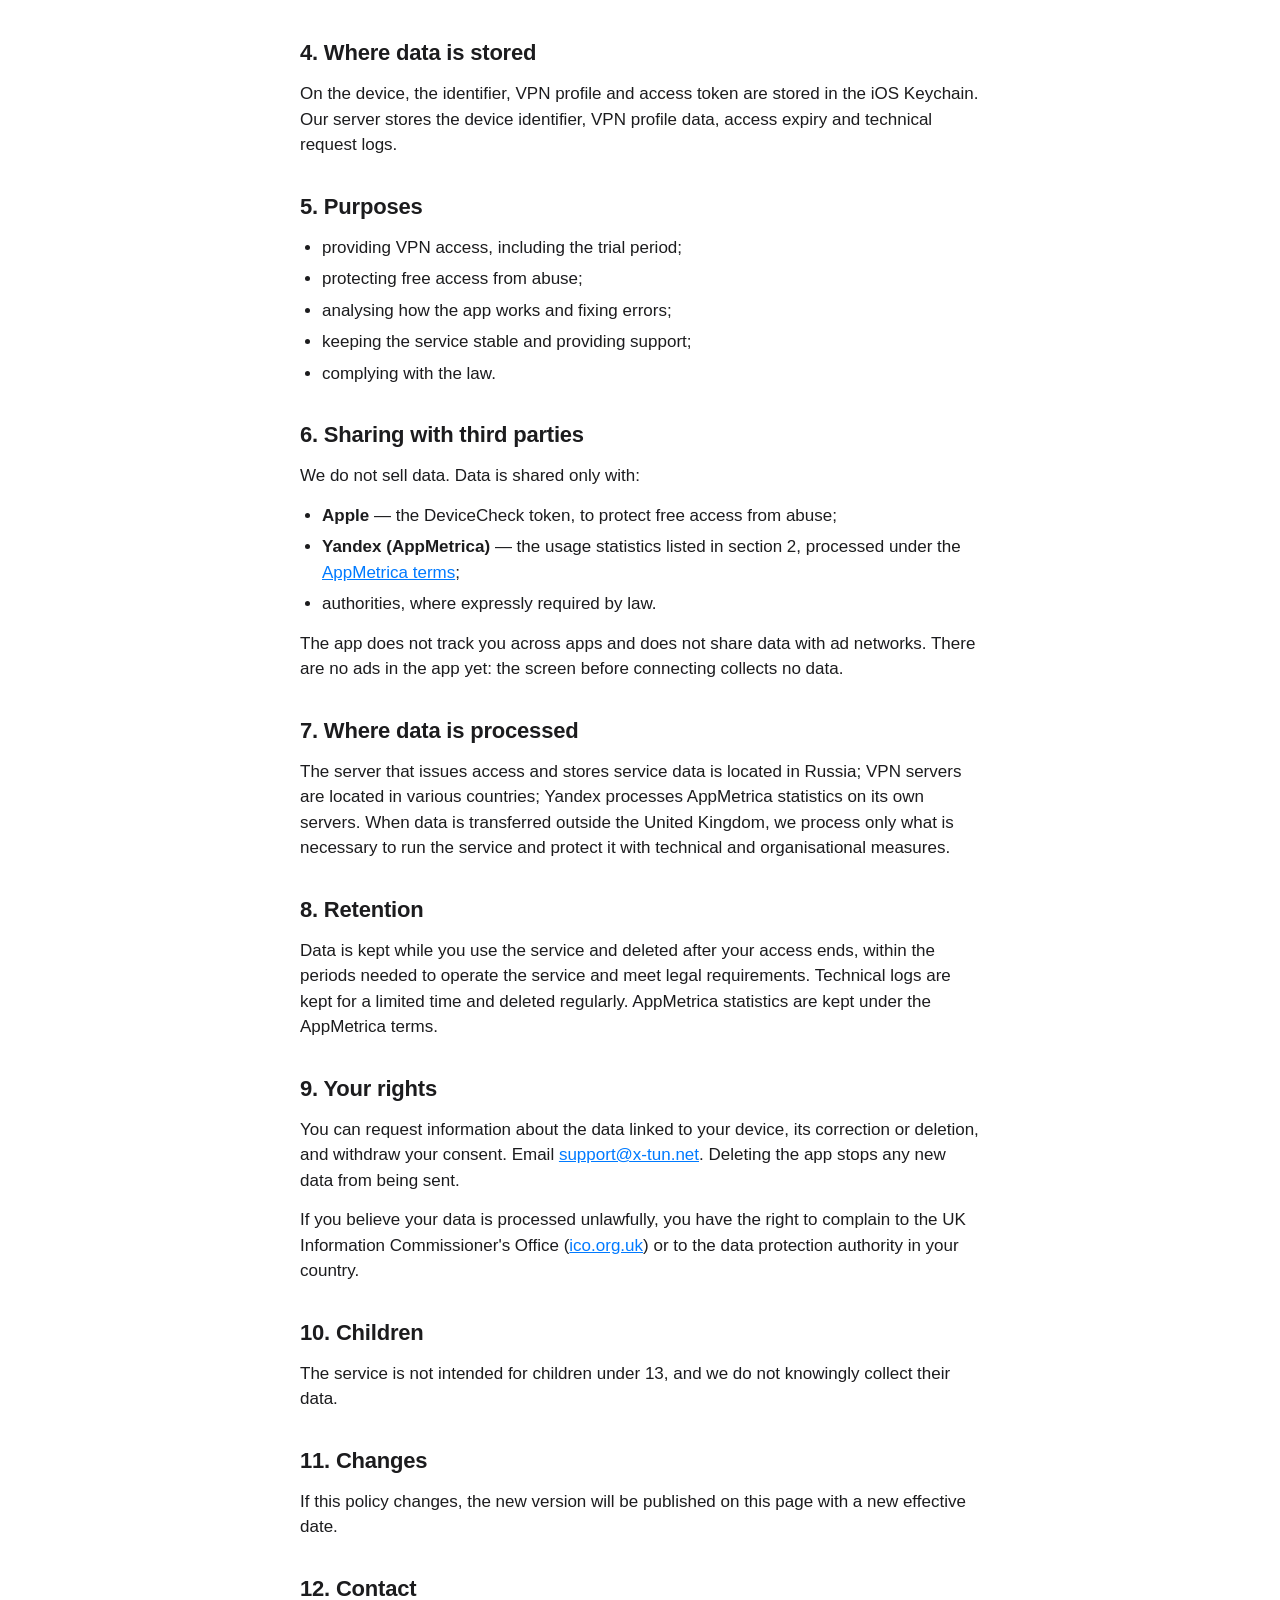
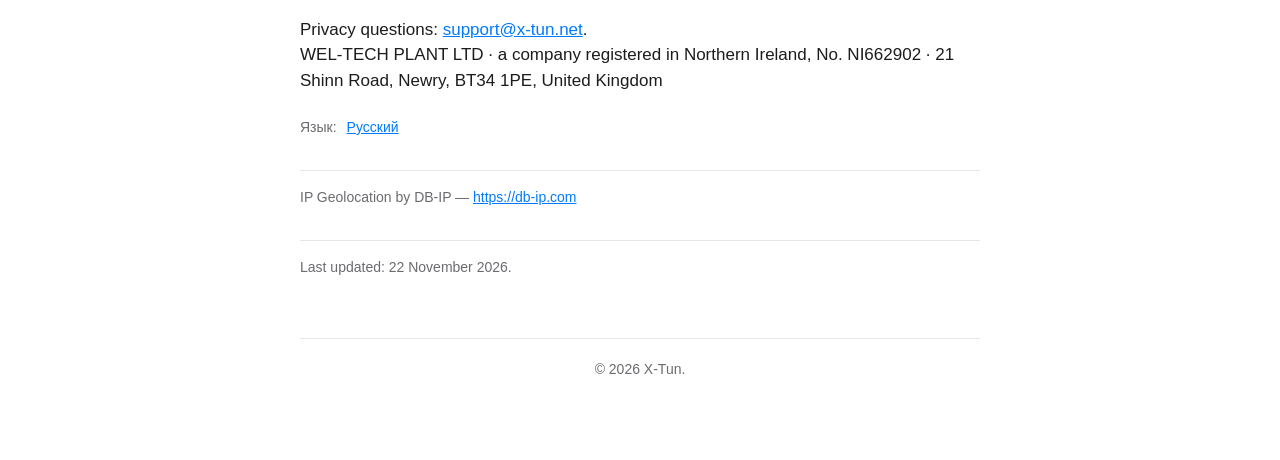
<file: privacy_en.html>
<!DOCTYPE html>
<html lang="en">
<head>
<meta charset="UTF-8">
<meta name="viewport" content="width=device-width, initial-scale=1">
<title>Privacy Policy — X-Tun</title>
<link rel="stylesheet" href="style.css">
</head>
<body>
<div class="wrap">
    <header>
        <div class="brand">X-Tun</div>
        <nav>
            <a href="index_en.html">Home</a>
            <a href="terms_en.html">Terms</a>
            <a href="support_en.html">Support</a>
        </nav>
    </header>

    <h1>Privacy Policy</h1>
    <p class="lead">Effective 20 October 2026.</p>

    <div class="card">
        <p><strong>In short:</strong> X-Tun requires no sign-up and does not collect your name, phone number or email. To give you VPN access, the app sends our server a random device identifier and technical data, and sends usage statistics to AppMetrica (Yandex). We do not keep VPN traffic logs: the sites you visit, DNS queries and traffic content are not stored.</p>
    </div>

    <h2>1. Who processes the data</h2>
    <p>The X-Tun app and the VPN service it connects to are provided by WEL-TECH PLANT LTD (a company registered in Northern Ireland, No. NI662902, 21 Shinn Road, Newry, BT34 1PE, United Kingdom), "we". This policy describes what data is processed when you use the X-Tun app for iOS.</p>

    <h2>2. Data we process</h2>
    <ul>
        <li><strong>Device identifier.</strong> On first launch the app creates a random identifier and stores it on the device. It is not linked to your name, phone, email or Apple's advertising identifier. Our server uses it to recognise the device and issue its VPN profile.</li>
        <li><strong>Apple DeviceCheck token.</strong> Confirms that the request comes from a genuine Apple device and protects free access from abuse. The token is verified with Apple and contains no personal data.</li>
        <li><strong>Technical request data:</strong> app version, platform (iOS), the IP address and client information (User-Agent) of requests to our server, and app events (for example, tapping "Connect" and connection errors). Used to operate the service, prevent abuse and investigate failures.</li>
        <li><strong>App usage statistics.</strong> To find and fix connection problems, the app sends technical events to our servers: launch, connect button taps, the result and duration of connection setup, errors, and the app version. The country and network operator are derived from the request IP address; the IP address itself is not stored with the events (server technical logs keep request addresses for up to 15 days). Events are kept for up to 60 days together with the random device identifier and are then deleted. We do not record traffic content, visited sites or DNS queries.</li>
        <li><strong>Usage statistics (AppMetrica).</strong> The app sends Yandex's AppMetrica service information about app launches and events (taps, the screen before connecting, errors), device model, iOS and app versions, AppMetrica and vendor identifiers (IDFV), and the IP address, from which AppMetrica derives an approximate region. Precise location and the advertising identifier (IDFA) are not sent. The statistics help us find and fix failures.</li>
        <li><strong>VPN profile data:</strong> the keys and address needed to establish the VPN connection, and the access expiry date. The profile is created on our server and delivered to the device.</li>
        <li><strong>Activation link.</strong> If you open an activation link we sent you, the one-time code from that link is sent to our server to bind the device to your profile.</li>
    </ul>
    <p>We <strong>do not collect</strong> precise (GPS) location, contacts, photos, browsing or app history, traffic content, or advertising-tracking data. The app does not use App Tracking Transparency tracking or the advertising identifier (IDFA).</p>

    <h2>3. VPN traffic</h2>
    <p>Traffic between your device and the VPN server is encrypted. We do not log VPN traffic: we do not store the sites you visit, DNS queries or the content of transmitted data.</p>

    <h2>4. Where data is stored</h2>
    <p>On the device, the identifier, VPN profile and access token are stored in the iOS Keychain. Our server stores the device identifier, VPN profile data, access expiry and technical request logs.</p>

    <h2>5. Purposes</h2>
    <ul>
        <li>providing VPN access, including the trial period;</li>
        <li>protecting free access from abuse;</li>
        <li>analysing how the app works and fixing errors;</li>
        <li>keeping the service stable and providing support;</li>
        <li>complying with the law.</li>
    </ul>

    <h2>6. Sharing with third parties</h2>
    <p>We do not sell data. Data is shared only with:</p>
    <ul>
        <li><strong>Apple</strong> — the DeviceCheck token, to protect free access from abuse;</li>
        <li><strong>Yandex (AppMetrica)</strong> — the usage statistics listed in section 2, processed under the <a href="https://yandex.com/legal/appmetrica_termsofuse/">AppMetrica terms</a>;</li>
        <li>authorities, where expressly required by law.</li>
    </ul>
    <p>The app does not track you across apps and does not share data with ad networks. There are no ads in the app yet: the screen before connecting collects no data.</p>

    <h2>7. Where data is processed</h2>
    <p>The server that issues access and stores service data is located in Russia; VPN servers are located in various countries; Yandex processes AppMetrica statistics on its own servers. When data is transferred outside the United Kingdom, we process only what is necessary to run the service and protect it with technical and organisational measures.</p>

    <h2>8. Retention</h2>
    <p>Data is kept while you use the service and deleted after your access ends, within the periods needed to operate the service and meet legal requirements. Technical logs are kept for a limited time and deleted regularly. AppMetrica statistics are kept under the AppMetrica terms.</p>

    <h2>9. Your rights</h2>
    <p>You can request information about the data linked to your device, its correction or deletion, and withdraw your consent. Email <a href="mailto:support@x-tun.net">support@x-tun.net</a>. Deleting the app stops any new data from being sent.</p>
    <p>If you believe your data is processed unlawfully, you have the right to complain to the UK Information Commissioner's Office (<a href="https://ico.org.uk">ico.org.uk</a>) or to the data protection authority in your country.</p>

    <h2>10. Children</h2>
    <p>The service is not intended for children under 13, and we do not knowingly collect their data.</p>

    <h2>11. Changes</h2>
    <p>If this policy changes, the new version will be published on this page with a new effective date.</p>

    <h2>12. Contact</h2>
    <p>Privacy questions: <a href="mailto:support@x-tun.net">support@x-tun.net</a>.<br>WEL-TECH PLANT LTD · a company registered in Northern Ireland, No. NI662902 · 21 Shinn Road, Newry, BT34 1PE, United Kingdom</p>

    <p class="lang-switch">Язык:<a href="privacy.html">Русский</a></p>

    <p class="meta">IP Geolocation by DB-IP — <a href="https://db-ip.com">https://db-ip.com</a></p>

    <p class="meta">Last updated: 22 November 2026.</p>

    <footer>© 2026 X-Tun.</footer>
</div>
</body>
</html>
</file>
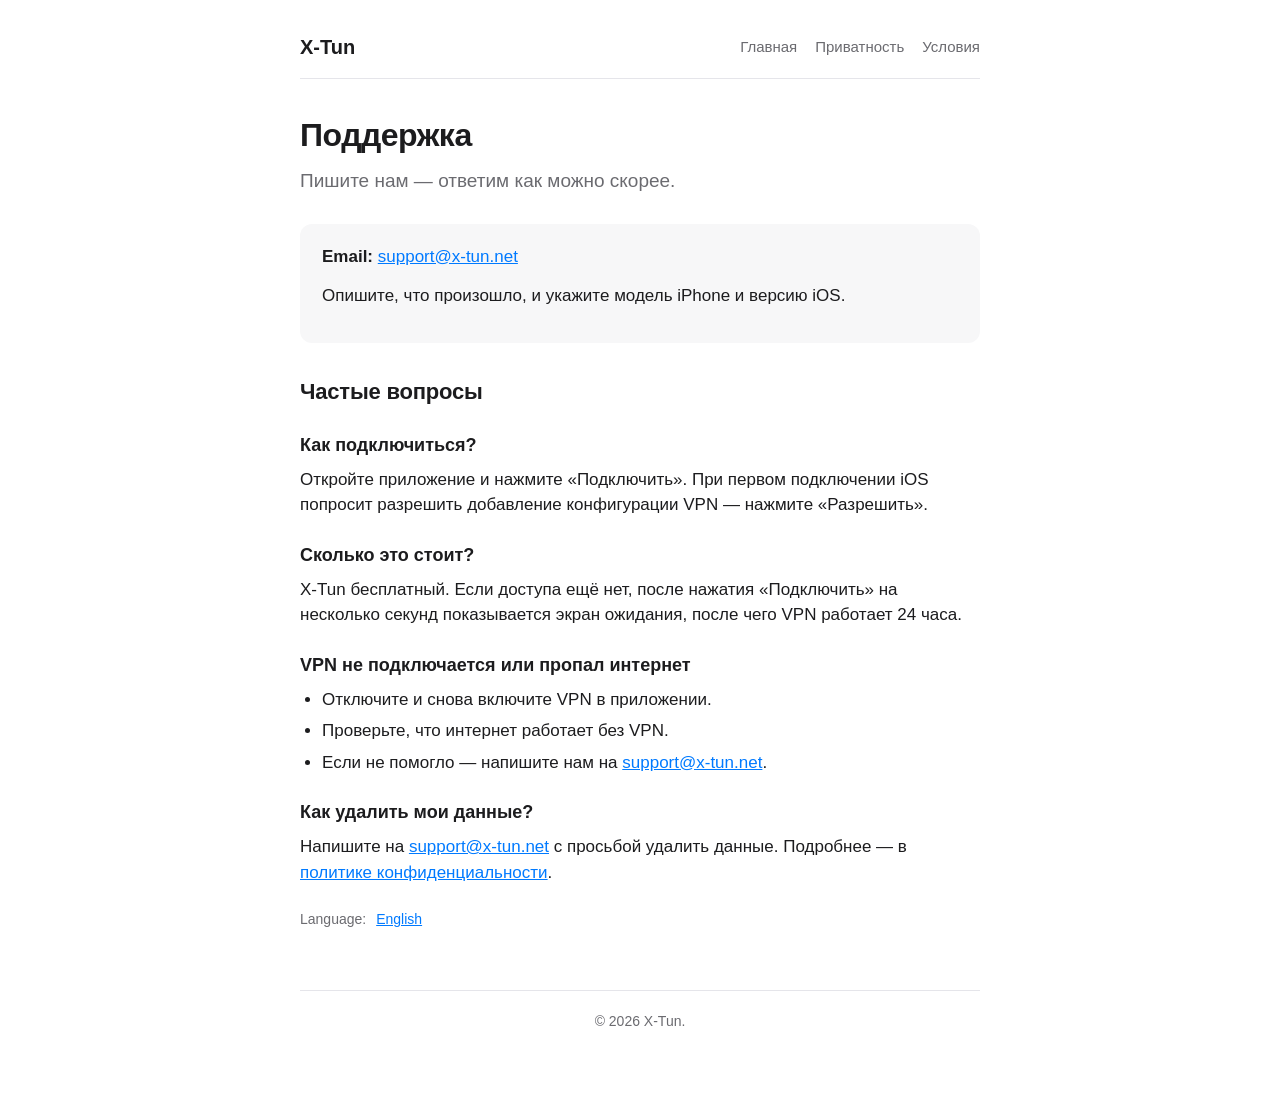
<file: support.html>
<!DOCTYPE html>
<html lang="ru">
<head>
<meta charset="UTF-8">
<meta name="viewport" content="width=device-width, initial-scale=1">
<title>Поддержка — X-Tun</title>
<link rel="stylesheet" href="style.css">
</head>
<body>
<div class="wrap">
    <header>
        <div class="brand">X-Tun</div>
        <nav>
            <a href="index.html">Главная</a>
            <a href="privacy.html">Приватность</a>
            <a href="terms.html">Условия</a>
        </nav>
    </header>

    <h1>Поддержка</h1>
    <p class="lead">Пишите нам — ответим как можно скорее.</p>

    <div class="card">
        <p><strong>Email:</strong> <a href="mailto:support@x-tun.net">support@x-tun.net</a></p>
        <p>Опишите, что произошло, и укажите модель iPhone и версию iOS.</p>
    </div>

    <h2>Частые вопросы</h2>

    <h3>Как подключиться?</h3>
    <p>Откройте приложение и нажмите «Подключить». При первом подключении iOS попросит разрешить добавление конфигурации VPN — нажмите «Разрешить».</p>

    <h3>Сколько это стоит?</h3>
    <p>X-Tun бесплатный. Если доступа ещё нет, после нажатия «Подключить» на несколько секунд показывается экран ожидания, после чего VPN работает 24 часа.</p>

    <h3>VPN не подключается или пропал интернет</h3>
    <ul>
        <li>Отключите и снова включите VPN в приложении.</li>
        <li>Проверьте, что интернет работает без VPN.</li>
        <li>Если не помогло — напишите нам на <a href="mailto:support@x-tun.net">support@x-tun.net</a>.</li>
    </ul>

    <h3>Как удалить мои данные?</h3>
    <p>Напишите на <a href="mailto:support@x-tun.net">support@x-tun.net</a> с просьбой удалить данные. Подробнее — в <a href="privacy.html">политике конфиденциальности</a>.</p>

    <p class="lang-switch">Language:<a href="support_en.html">English</a></p>

    <footer>© 2026 X-Tun.</footer>
</div>
</body>
</html>
</file>
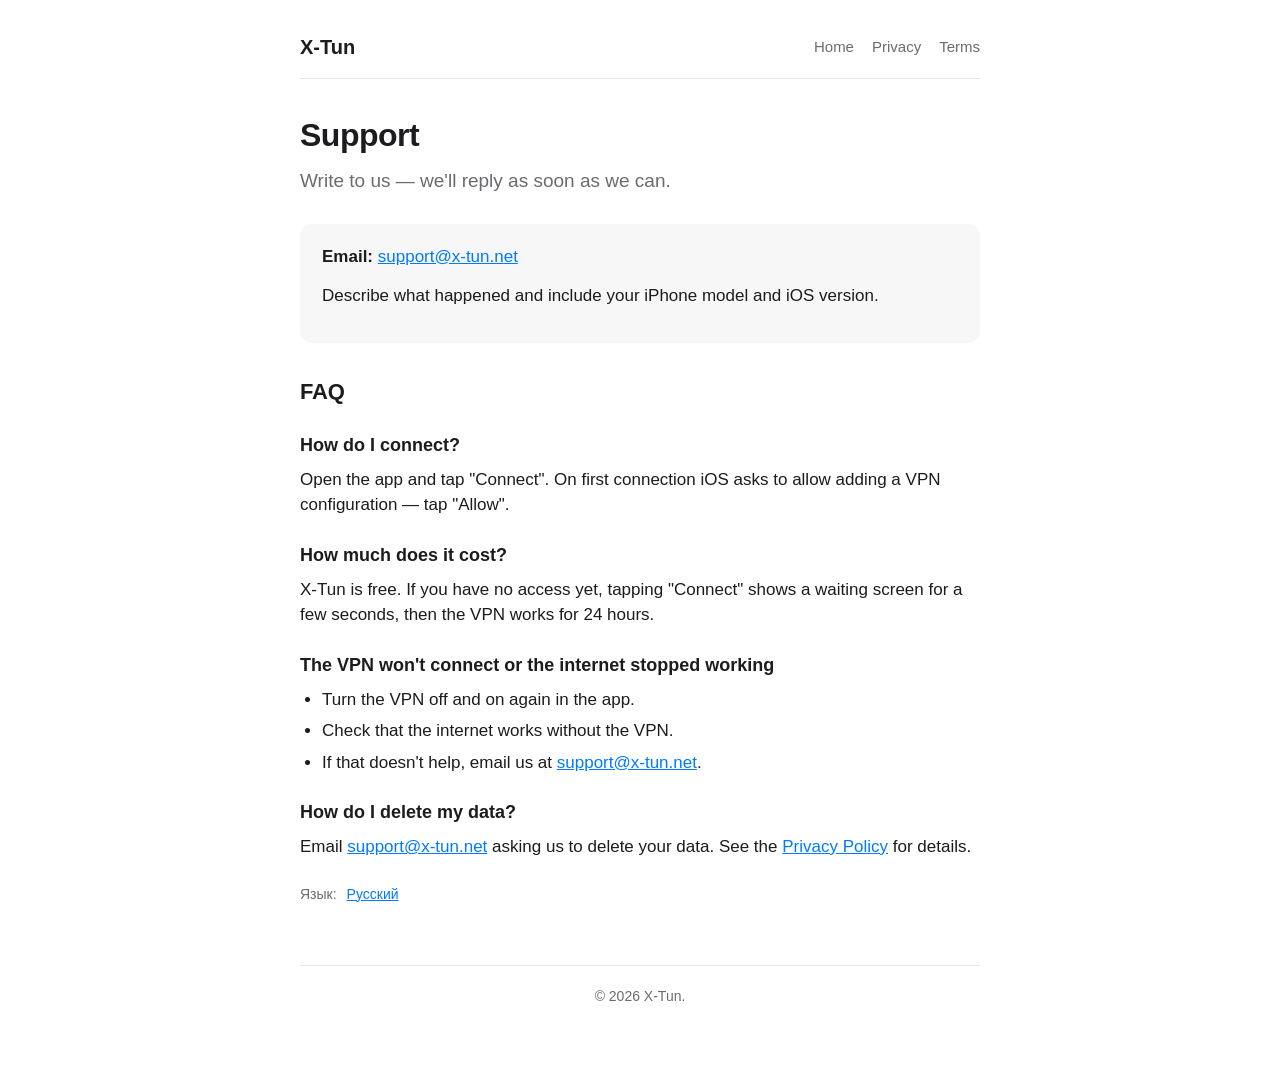
<file: support_en.html>
<!DOCTYPE html>
<html lang="en">
<head>
<meta charset="UTF-8">
<meta name="viewport" content="width=device-width, initial-scale=1">
<title>Support — X-Tun</title>
<link rel="stylesheet" href="style.css">
</head>
<body>
<div class="wrap">
    <header>
        <div class="brand">X-Tun</div>
        <nav>
            <a href="index_en.html">Home</a>
            <a href="privacy_en.html">Privacy</a>
            <a href="terms_en.html">Terms</a>
        </nav>
    </header>

    <h1>Support</h1>
    <p class="lead">Write to us — we'll reply as soon as we can.</p>

    <div class="card">
        <p><strong>Email:</strong> <a href="mailto:support@x-tun.net">support@x-tun.net</a></p>
        <p>Describe what happened and include your iPhone model and iOS version.</p>
    </div>

    <h2>FAQ</h2>

    <h3>How do I connect?</h3>
    <p>Open the app and tap "Connect". On first connection iOS asks to allow adding a VPN configuration — tap "Allow".</p>

    <h3>How much does it cost?</h3>
    <p>X-Tun is free. If you have no access yet, tapping "Connect" shows a waiting screen for a few seconds, then the VPN works for 24 hours.</p>

    <h3>The VPN won't connect or the internet stopped working</h3>
    <ul>
        <li>Turn the VPN off and on again in the app.</li>
        <li>Check that the internet works without the VPN.</li>
        <li>If that doesn't help, email us at <a href="mailto:support@x-tun.net">support@x-tun.net</a>.</li>
    </ul>

    <h3>How do I delete my data?</h3>
    <p>Email <a href="mailto:support@x-tun.net">support@x-tun.net</a> asking us to delete your data. See the <a href="privacy_en.html">Privacy Policy</a> for details.</p>

    <p class="lang-switch">Язык:<a href="support.html">Русский</a></p>

    <footer>© 2026 X-Tun.</footer>
</div>
</body>
</html>
</file>
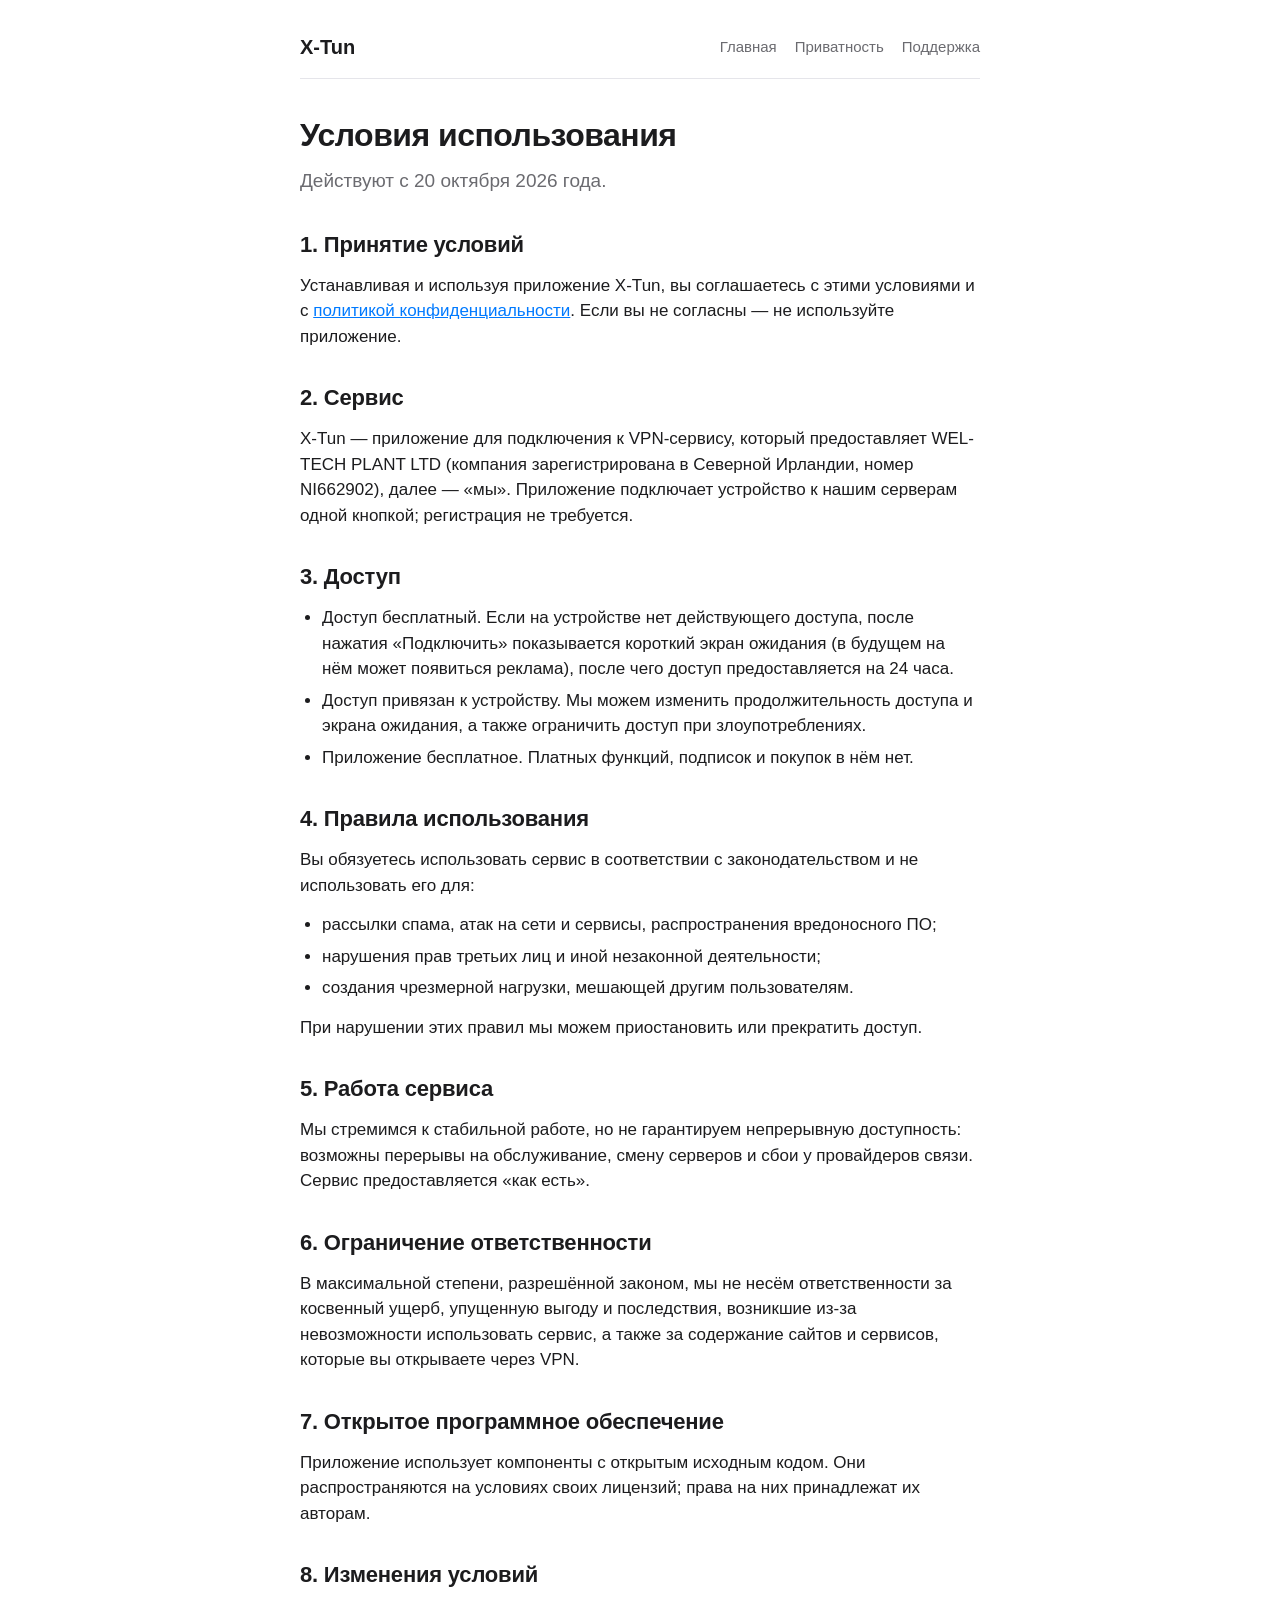
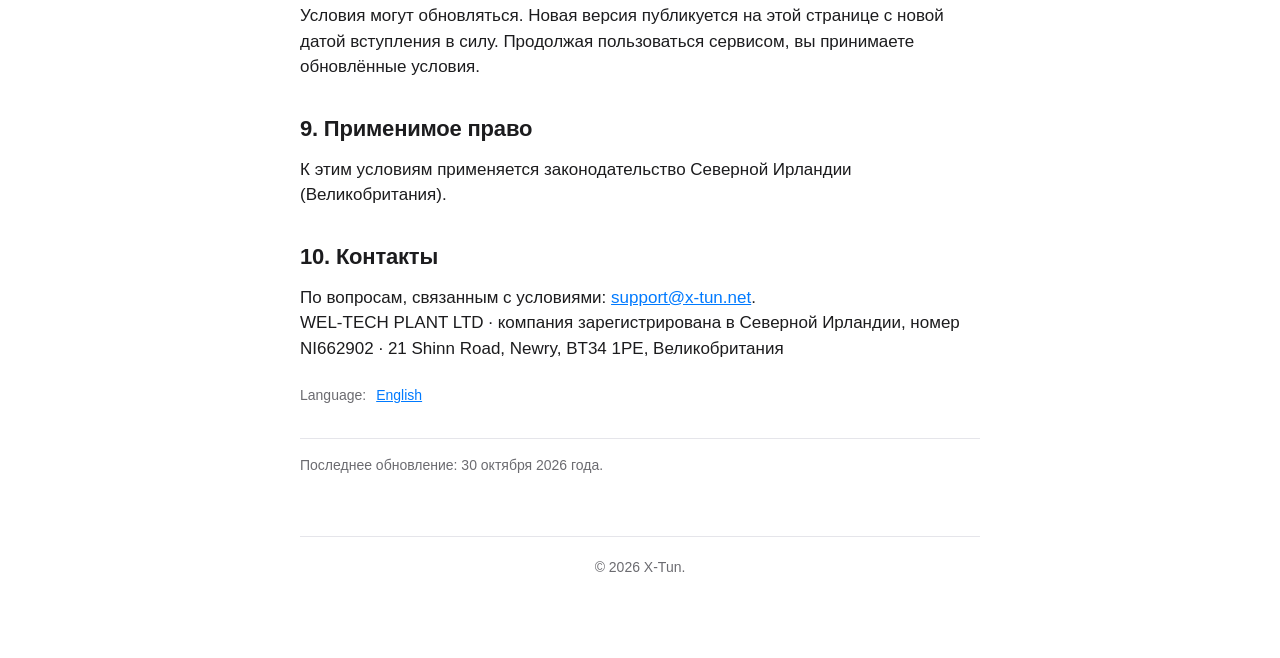
<file: terms.html>
<!DOCTYPE html>
<html lang="ru">
<head>
<meta charset="UTF-8">
<meta name="viewport" content="width=device-width, initial-scale=1">
<title>Условия использования — X-Tun</title>
<link rel="stylesheet" href="style.css">
</head>
<body>
<div class="wrap">
    <header>
        <div class="brand">X-Tun</div>
        <nav>
            <a href="index.html">Главная</a>
            <a href="privacy.html">Приватность</a>
            <a href="support.html">Поддержка</a>
        </nav>
    </header>

    <h1>Условия использования</h1>
    <p class="lead">Действуют с 20 октября 2026 года.</p>

    <h2>1. Принятие условий</h2>
    <p>Устанавливая и используя приложение X-Tun, вы соглашаетесь с этими условиями и с <a href="privacy.html">политикой конфиденциальности</a>. Если вы не согласны — не используйте приложение.</p>

    <h2>2. Сервис</h2>
    <p>X-Tun — приложение для подключения к VPN-сервису, который предоставляет WEL-TECH PLANT LTD (компания зарегистрирована в Северной Ирландии, номер NI662902), далее — «мы». Приложение подключает устройство к нашим серверам одной кнопкой; регистрация не требуется.</p>

    <h2>3. Доступ</h2>
    <ul>
        <li>Доступ бесплатный. Если на устройстве нет действующего доступа, после нажатия «Подключить» показывается короткий экран ожидания (в будущем на нём может появиться реклама), после чего доступ предоставляется на 24 часа.</li>
        <li>Доступ привязан к устройству. Мы можем изменить продолжительность доступа и экрана ожидания, а также ограничить доступ при злоупотреблениях.</li>
        <li>Приложение бесплатное. Платных функций, подписок и покупок в нём нет.</li>
    </ul>

    <h2>4. Правила использования</h2>
    <p>Вы обязуетесь использовать сервис в соответствии с законодательством и не использовать его для:</p>
    <ul>
        <li>рассылки спама, атак на сети и сервисы, распространения вредоносного ПО;</li>
        <li>нарушения прав третьих лиц и иной незаконной деятельности;</li>
        <li>создания чрезмерной нагрузки, мешающей другим пользователям.</li>
    </ul>
    <p>При нарушении этих правил мы можем приостановить или прекратить доступ.</p>

    <h2>5. Работа сервиса</h2>
    <p>Мы стремимся к стабильной работе, но не гарантируем непрерывную доступность: возможны перерывы на обслуживание, смену серверов и сбои у провайдеров связи. Сервис предоставляется «как есть».</p>

    <h2>6. Ограничение ответственности</h2>
    <p>В максимальной степени, разрешённой законом, мы не несём ответственности за косвенный ущерб, упущенную выгоду и последствия, возникшие из-за невозможности использовать сервис, а также за содержание сайтов и сервисов, которые вы открываете через VPN.</p>

    <h2>7. Открытое программное обеспечение</h2>
    <p>Приложение использует компоненты с открытым исходным кодом. Они распространяются на условиях своих лицензий; права на них принадлежат их авторам.</p>

    <h2>8. Изменения условий</h2>
    <p>Условия могут обновляться. Новая версия публикуется на этой странице с новой датой вступления в силу. Продолжая пользоваться сервисом, вы принимаете обновлённые условия.</p>

    <h2>9. Применимое право</h2>
    <p>К этим условиям применяется законодательство Северной Ирландии (Великобритания).</p>

    <h2>10. Контакты</h2>
    <p>По вопросам, связанным с условиями: <a href="mailto:support@x-tun.net">support@x-tun.net</a>.<br>WEL-TECH PLANT LTD · компания зарегистрирована в Северной Ирландии, номер NI662902 · 21 Shinn Road, Newry, BT34 1PE, Великобритания</p>

    <p class="lang-switch">Language:<a href="terms_en.html">English</a></p>

    <p class="meta">Последнее обновление: 30 октября 2026 года.</p>

    <footer>© 2026 X-Tun.</footer>
</div>
</body>
</html>
</file>
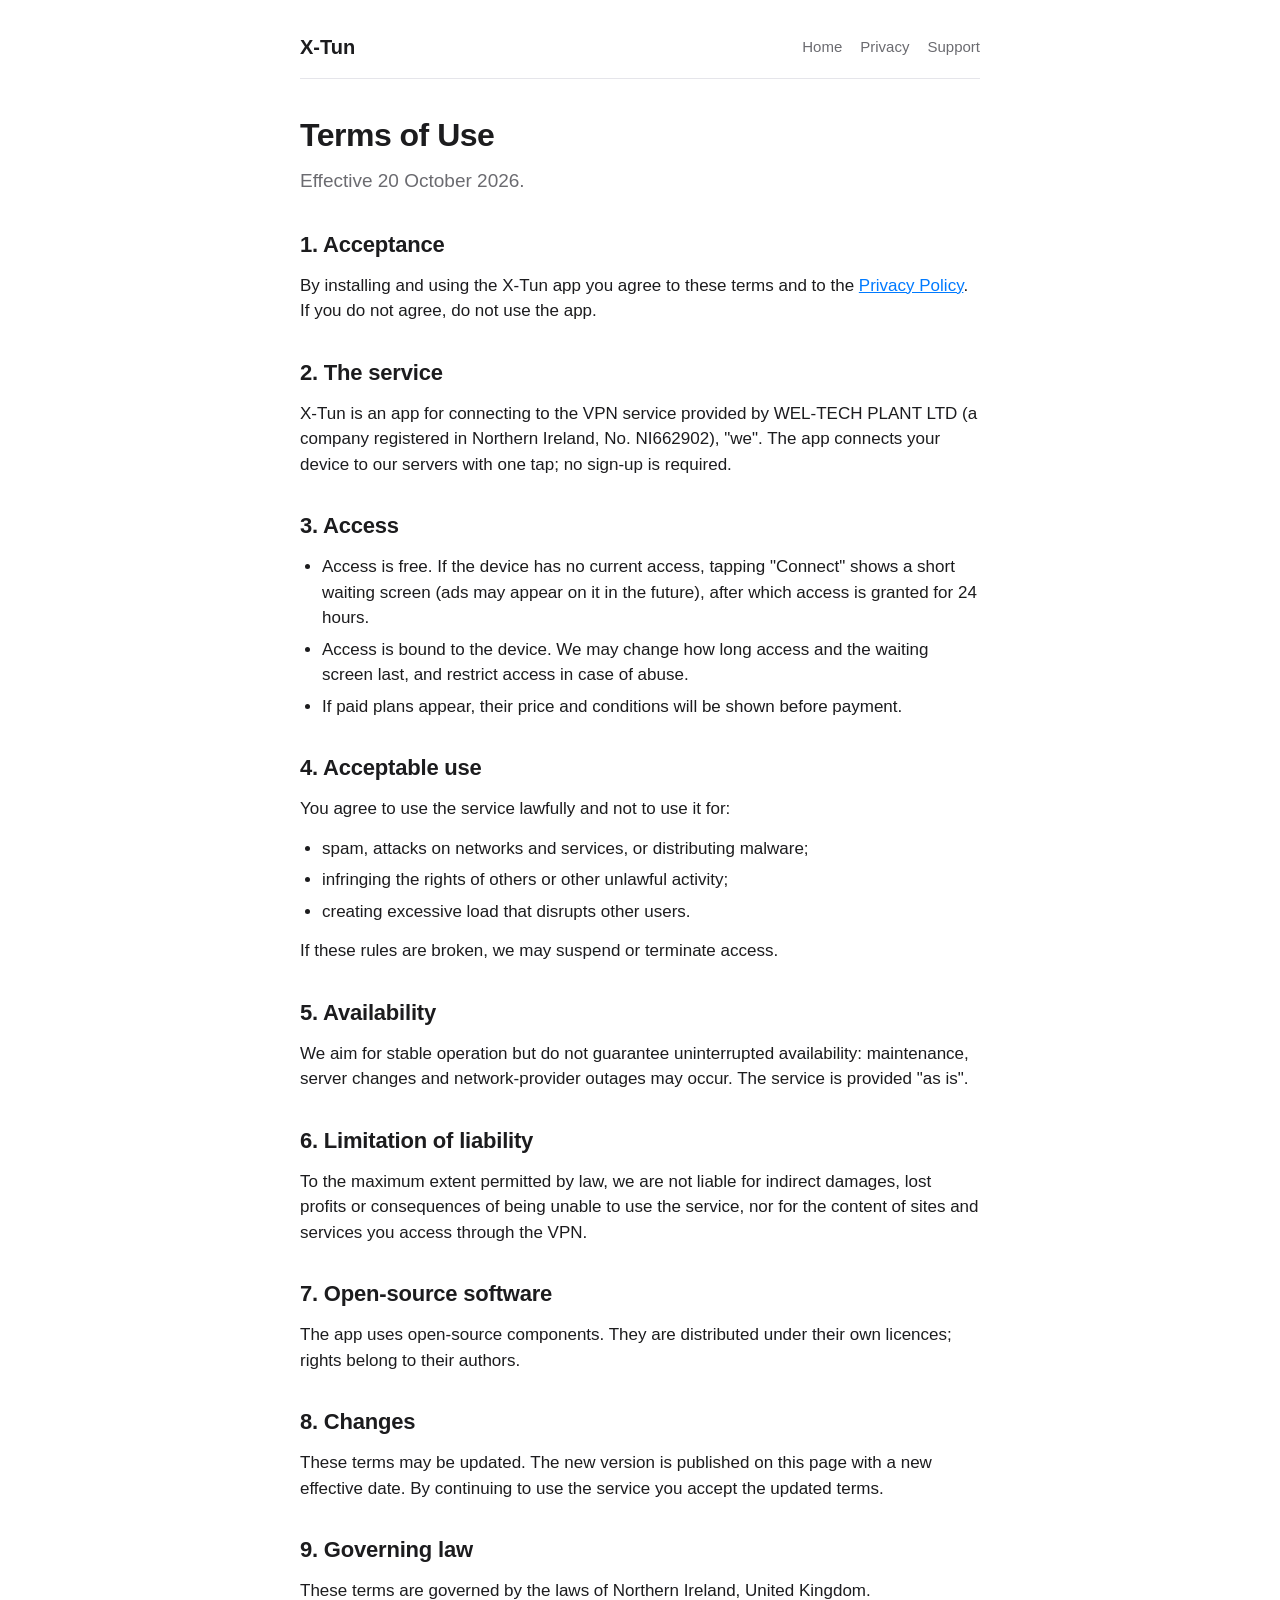
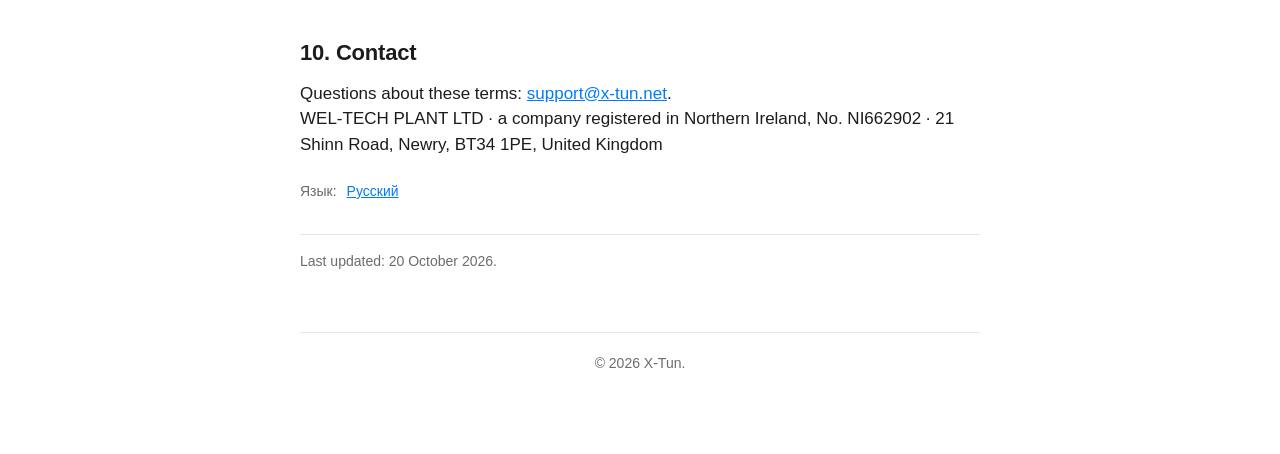
<file: terms_en.html>
<!DOCTYPE html>
<html lang="en">
<head>
<meta charset="UTF-8">
<meta name="viewport" content="width=device-width, initial-scale=1">
<title>Terms of Use — X-Tun</title>
<link rel="stylesheet" href="style.css">
</head>
<body>
<div class="wrap">
    <header>
        <div class="brand">X-Tun</div>
        <nav>
            <a href="index_en.html">Home</a>
            <a href="privacy_en.html">Privacy</a>
            <a href="support_en.html">Support</a>
        </nav>
    </header>

    <h1>Terms of Use</h1>
    <p class="lead">Effective 20 October 2026.</p>

    <h2>1. Acceptance</h2>
    <p>By installing and using the X-Tun app you agree to these terms and to the <a href="privacy_en.html">Privacy Policy</a>. If you do not agree, do not use the app.</p>

    <h2>2. The service</h2>
    <p>X-Tun is an app for connecting to the VPN service provided by WEL-TECH PLANT LTD (a company registered in Northern Ireland, No. NI662902), "we". The app connects your device to our servers with one tap; no sign-up is required.</p>

    <h2>3. Access</h2>
    <ul>
        <li>Access is free. If the device has no current access, tapping "Connect" shows a short waiting screen (ads may appear on it in the future), after which access is granted for 24 hours.</li>
        <li>Access is bound to the device. We may change how long access and the waiting screen last, and restrict access in case of abuse.</li>
        <li>If paid plans appear, their price and conditions will be shown before payment.</li>
    </ul>

    <h2>4. Acceptable use</h2>
    <p>You agree to use the service lawfully and not to use it for:</p>
    <ul>
        <li>spam, attacks on networks and services, or distributing malware;</li>
        <li>infringing the rights of others or other unlawful activity;</li>
        <li>creating excessive load that disrupts other users.</li>
    </ul>
    <p>If these rules are broken, we may suspend or terminate access.</p>

    <h2>5. Availability</h2>
    <p>We aim for stable operation but do not guarantee uninterrupted availability: maintenance, server changes and network-provider outages may occur. The service is provided "as is".</p>

    <h2>6. Limitation of liability</h2>
    <p>To the maximum extent permitted by law, we are not liable for indirect damages, lost profits or consequences of being unable to use the service, nor for the content of sites and services you access through the VPN.</p>

    <h2>7. Open-source software</h2>
    <p>The app uses open-source components. They are distributed under their own licences; rights belong to their authors.</p>

    <h2>8. Changes</h2>
    <p>These terms may be updated. The new version is published on this page with a new effective date. By continuing to use the service you accept the updated terms.</p>

    <h2>9. Governing law</h2>
    <p>These terms are governed by the laws of Northern Ireland, United Kingdom.</p>

    <h2>10. Contact</h2>
    <p>Questions about these terms: <a href="mailto:support@x-tun.net">support@x-tun.net</a>.<br>WEL-TECH PLANT LTD · a company registered in Northern Ireland, No. NI662902 · 21 Shinn Road, Newry, BT34 1PE, United Kingdom</p>

    <p class="lang-switch">Язык:<a href="terms.html">Русский</a></p>

    <p class="meta">Last updated: 20 October 2026.</p>

    <footer>© 2026 X-Tun.</footer>
</div>
</body>
</html>
</file>
<file: style.css>
:root {
    --bg: #ffffff;
    --fg: #1c1c1e;
    --muted: #6b6b70;
    --accent: #007aff;
    --border: #e5e5ea;
    --card: #f7f7f8;
}
@media (prefers-color-scheme: dark) {
    :root {
        --bg: #000000;
        --fg: #f2f2f7;
        --muted: #98989f;
        --accent: #0a84ff;
        --border: #2c2c2e;
        --card: #1c1c1e;
    }
}
* { box-sizing: border-box; }
html, body {
    margin: 0;
    padding: 0;
    background: var(--bg);
    color: var(--fg);
    font-family: -apple-system, BlinkMacSystemFont, "SF Pro Text", "Helvetica Neue", Arial, sans-serif;
    font-size: 17px;
    line-height: 1.5;
    -webkit-text-size-adjust: 100%;
}
.wrap {
    max-width: 720px;
    margin: 0 auto;
    padding: 32px 20px 80px;
}
header {
    display: flex;
    align-items: center;
    gap: 12px;
    margin-bottom: 32px;
    padding-bottom: 16px;
    border-bottom: 1px solid var(--border);
}
header .brand {
    font-size: 20px;
    font-weight: 600;
}
header nav {
    margin-left: auto;
    display: flex;
    gap: 18px;
    font-size: 15px;
}
header nav a {
    color: var(--muted);
    text-decoration: none;
}
header nav a:hover { color: var(--accent); }
h1 {
    font-size: 32px;
    font-weight: 700;
    margin: 0 0 8px;
    letter-spacing: -0.5px;
}
h2 {
    font-size: 22px;
    font-weight: 600;
    margin: 32px 0 12px;
    letter-spacing: -0.2px;
}
h3 {
    font-size: 18px;
    font-weight: 600;
    margin: 24px 0 8px;
}
p { margin: 0 0 14px; }
ul { padding-left: 22px; margin: 0 0 14px; }
li { margin-bottom: 6px; }
a { color: var(--accent); }
.lead {
    font-size: 19px;
    color: var(--muted);
    margin-bottom: 28px;
}
.meta {
    font-size: 14px;
    color: var(--muted);
    margin-top: 32px;
    padding-top: 16px;
    border-top: 1px solid var(--border);
}
.card {
    background: var(--card);
    border-radius: 12px;
    padding: 20px 22px;
    margin: 16px 0;
}
.lang-switch {
    margin: 24px 0 0;
    font-size: 14px;
    color: var(--muted);
}
.lang-switch a { margin-left: 10px; }
footer {
    margin-top: 60px;
    padding-top: 20px;
    border-top: 1px solid var(--border);
    font-size: 14px;
    color: var(--muted);
    text-align: center;
}
code {
    background: var(--card);
    padding: 2px 6px;
    border-radius: 4px;
    font-size: 14px;
}
</file>
